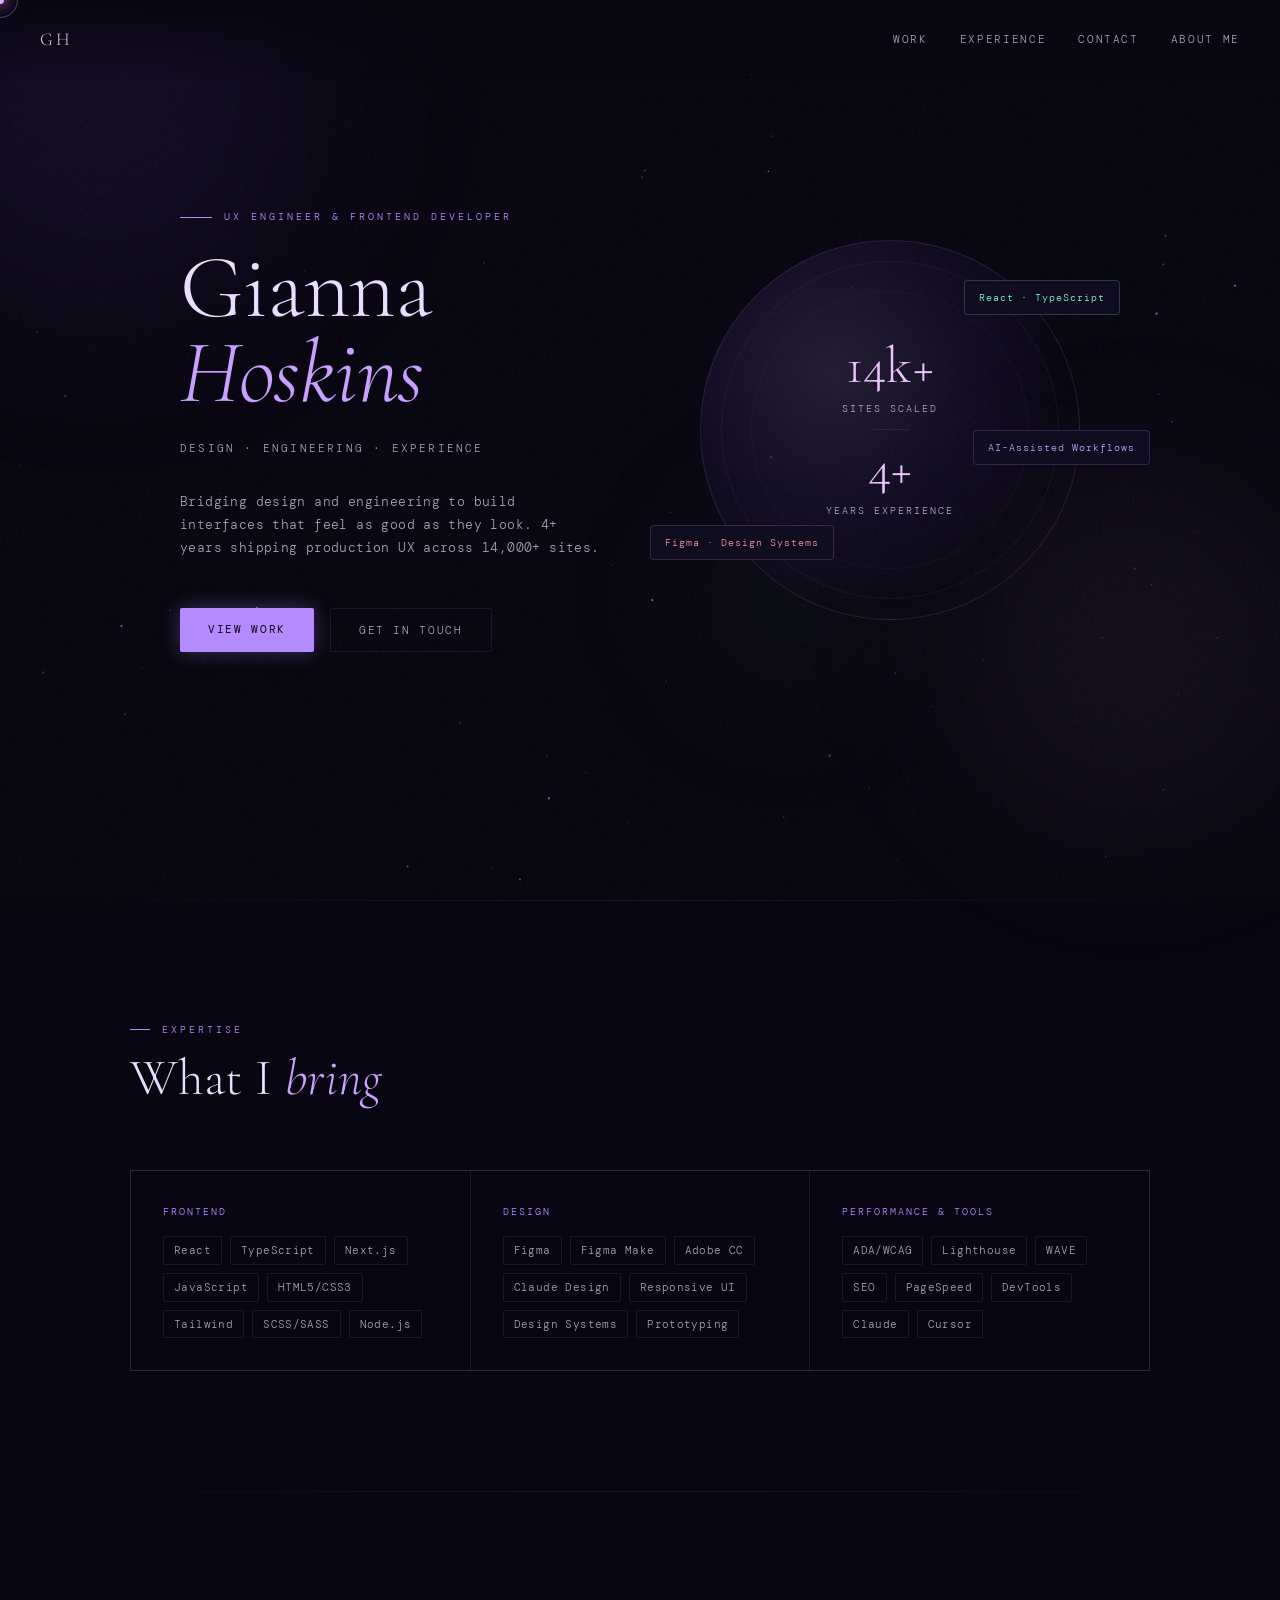
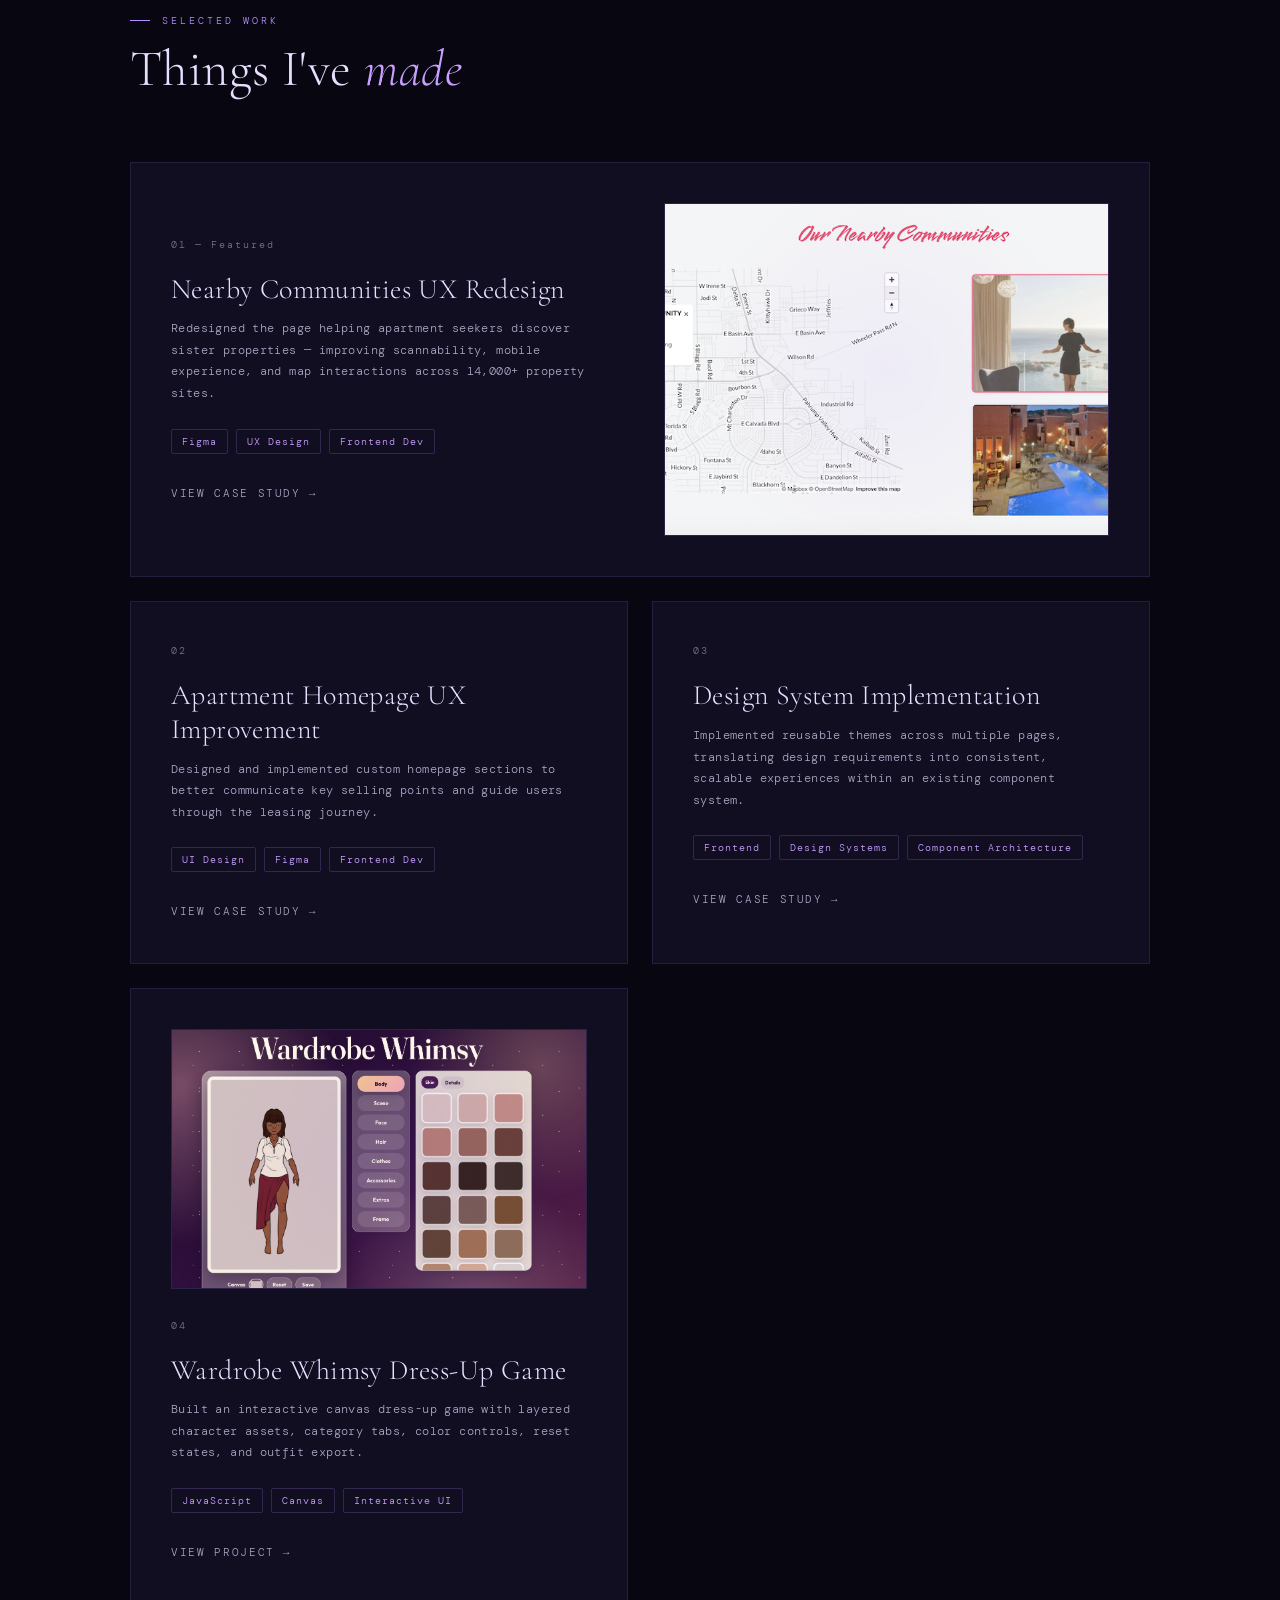
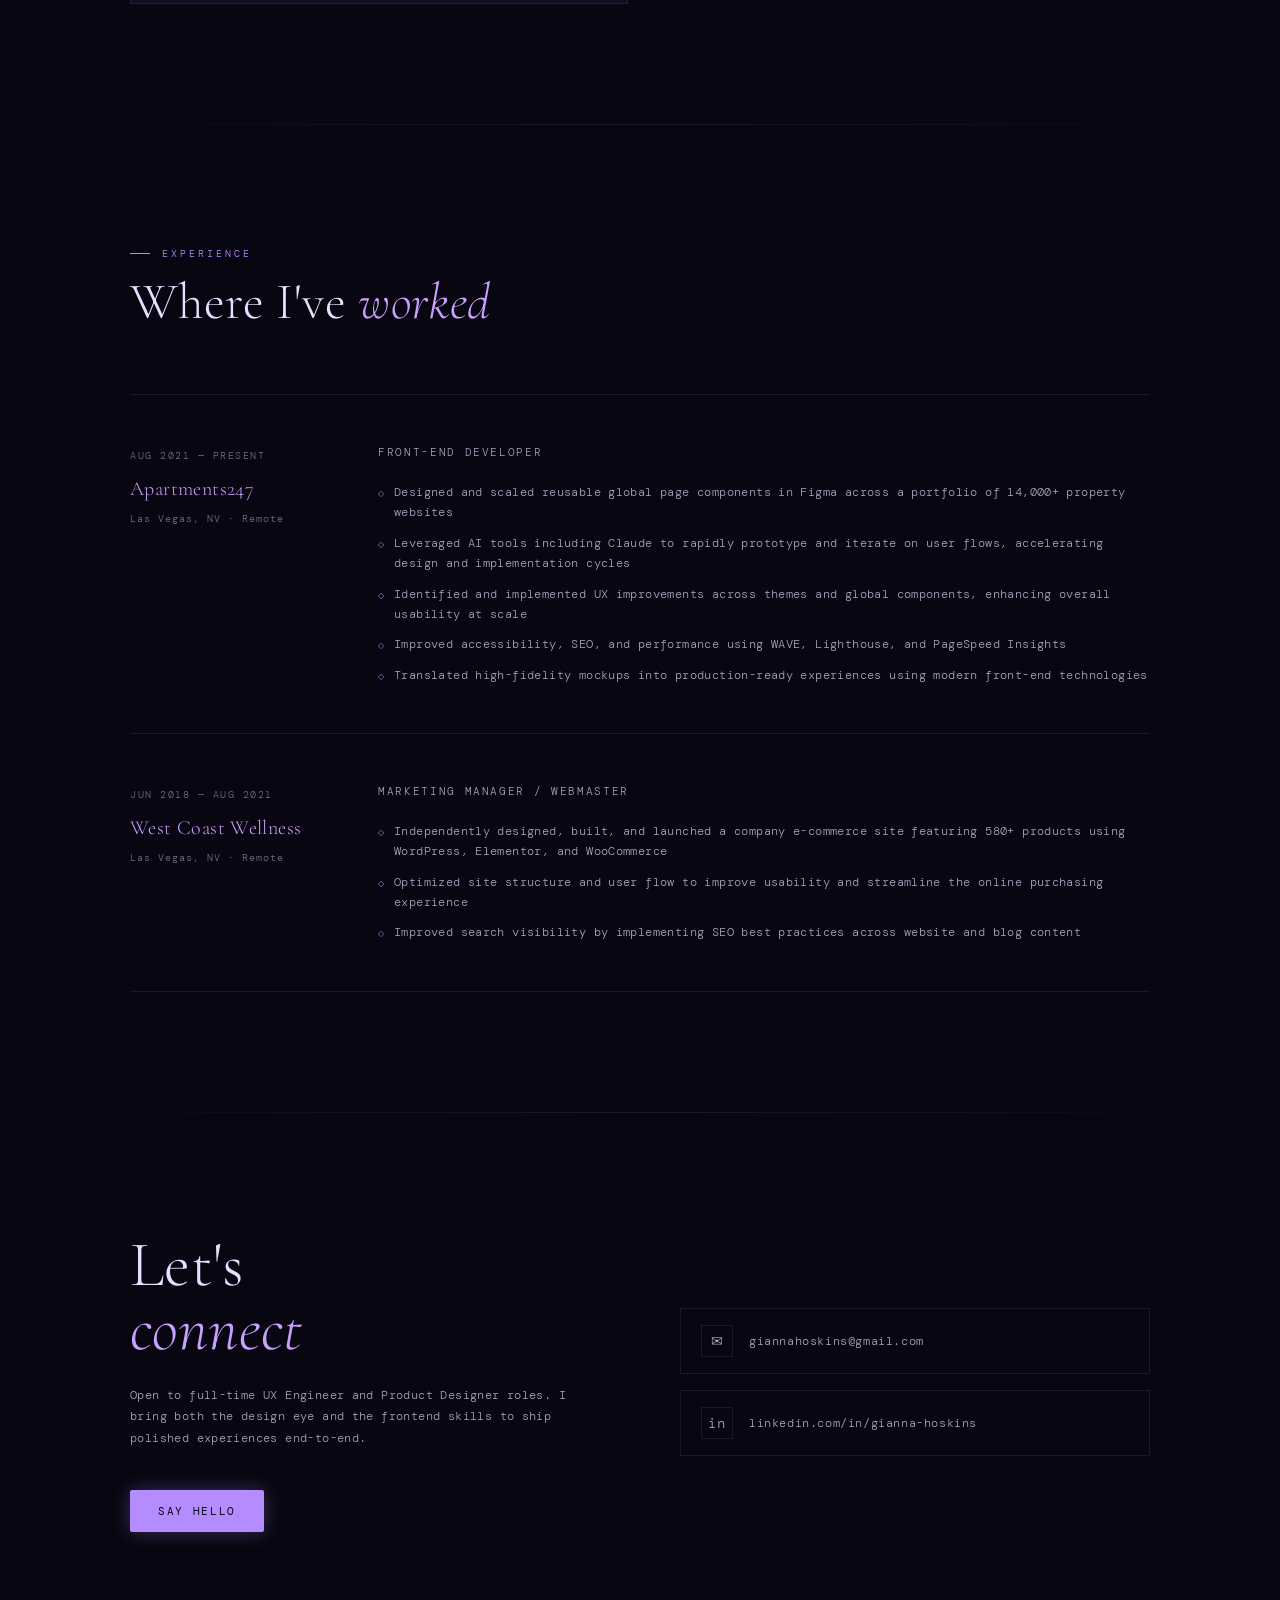
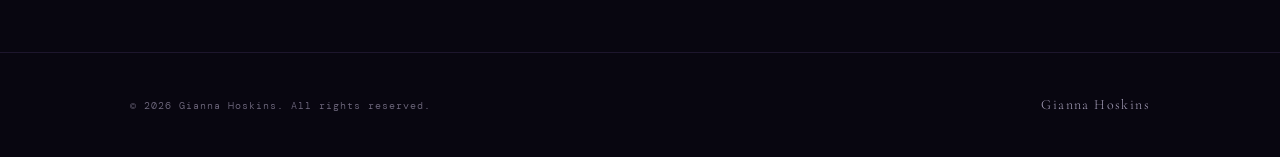
<file: index.html>
<!DOCTYPE html>
<html lang="en">
<head>
  <meta charset="UTF-8" />
  <meta name="viewport" content="width=device-width, initial-scale=1.0" />
  <title>Gianna Hoskins — UX Engineer</title>
  <link href="https://fonts.googleapis.com/css2?family=Cormorant+Garamond:ital,wght@0,300;0,400;0,600;1,300;1,400&family=DM+Mono:ital,wght@0,300;0,400;1,300&display=swap" rel="stylesheet" />
  <link rel="stylesheet" href="css/main.css" />
  <style>
    .work-card-preview {
      aspect-ratio: 16 / 10;
      margin-bottom: 28px;
    }

    .work-card-preview img {
      object-position: center top;
    }
  </style>
  <link rel="icon" type="image/svg+xml" href="favicon.svg" />
</head>
<body>

  <a href="#main" class="skip-link">Skip to main content</a>
  <div class="cursor" id="cursor" aria-hidden="true"></div>
  <div class="cursor-ring" id="cursorRing" aria-hidden="true"></div>
  <canvas id="stars" aria-hidden="true"></canvas>

  <div class="ambient ambient-1" aria-hidden="true"></div>
  <div class="ambient ambient-2" aria-hidden="true"></div>
  <div class="ambient ambient-3" aria-hidden="true"></div>

  <nav aria-label="Main navigation">
    <a href="#" class="nav-logo" aria-label="Gianna Hoskins — home">GH</a>
    <ul class="nav-links">
      <li><a href="#work">Work</a></li>
      <li><a href="#experience">Experience</a></li>
      <li><a href="#contact">Contact</a></li>
      <li><a href="about.html">About Me</a></li>
    </ul>
  </nav>

  <main id="main">
    <section class="hero" aria-label="Introduction">
      <div class="container">
        <div class="hero-inner">
          <div class="hero-text">
            <p class="hero-eyebrow"><span aria-hidden="true"></span>UX Engineer &amp; Frontend Developer</p>
            <h1 class="hero-name">
              Gianna
              <em>Hoskins</em>
            </h1>
            <p class="hero-role">Design · Engineering · Experience</p>
            <p class="hero-desc">
              Bridging design and engineering to build interfaces that feel as good as they look.
              4+ years shipping production UX across 14,000+ sites.
            </p>
            <div class="hero-cta">
              <a href="#work" class="btn btn-primary">View Work</a>
              <a href="#contact" class="btn btn-ghost">Get in Touch</a>
            </div>
          </div>
          <div class="hero-visual" aria-hidden="true">
            <div class="orb">
              <div class="orb-inner-text">
                <div class="orb-stat">14k+</div>
                <div class="orb-label">Sites Scaled</div>
                <div class="orb-divider"></div>
                <div class="orb-stat">4+</div>
                <div class="orb-label">Years Experience</div>
              </div>
            </div>
            <div class="floating-tag tag-1">React · TypeScript</div>
            <div class="floating-tag tag-2">Figma · Design Systems</div>
            <div class="floating-tag tag-3">AI-Assisted Workflows</div>
          </div>
        </div>
      </div>
    </section>

    <div class="divider" role="separator"></div>

    <section id="skills" aria-labelledby="skills-heading">
      <div class="container">
        <div class="section-header reveal">
          <p class="section-label">Expertise</p>
          <h2 id="skills-heading" class="section-title">What I <em>bring</em></h2>
        </div>
        <div class="skills-grid reveal">
          <div class="skill-cell">
            <div class="skill-cell-label">Frontend</div>
            <div class="skill-tags">
              <span class="skill-tag">React</span>
              <span class="skill-tag">TypeScript</span>
              <span class="skill-tag">Next.js</span>
              <span class="skill-tag">JavaScript</span>
              <span class="skill-tag">HTML5/CSS3</span>
              <span class="skill-tag">Tailwind</span>
              <span class="skill-tag">SCSS/SASS</span>
              <span class="skill-tag">Node.js</span>
            </div>
          </div>
          <div class="skill-cell">
            <div class="skill-cell-label">Design</div>
            <div class="skill-tags">
              <span class="skill-tag">Figma</span>
              <span class="skill-tag">Figma Make</span>
              <span class="skill-tag">Adobe CC</span>
              <span class="skill-tag">Claude Design</span>
              <span class="skill-tag">Responsive UI</span>
              <span class="skill-tag">Design Systems</span>
              <span class="skill-tag">Prototyping</span>
            </div>
          </div>
          <div class="skill-cell">
            <div class="skill-cell-label">Performance &amp; Tools</div>
            <div class="skill-tags">
              <span class="skill-tag">ADA/WCAG</span>
              <span class="skill-tag">Lighthouse</span>
              <span class="skill-tag">WAVE</span>
              <span class="skill-tag">SEO</span>
              <span class="skill-tag">PageSpeed</span>
              <span class="skill-tag">DevTools</span>
              <span class="skill-tag">Claude</span>
              <span class="skill-tag">Cursor</span>
            </div>
          </div>
        </div>
      </div>
    </section>

    <div class="divider" role="separator"></div>

    <section id="work" aria-labelledby="work-heading">
      <div class="container">
        <div class="section-header reveal">
          <p class="section-label">Selected Work</p>
          <h2 id="work-heading" class="section-title">Things I've <em>made</em></h2>
        </div>
        <div class="work-grid">
          <div class="work-card featured reveal">
            <div>
              <div class="work-number">01 — Featured</div>
              <h3 class="work-title">Nearby Communities UX Redesign</h3>
              <p class="work-desc">
                Redesigned the page helping apartment seekers discover sister properties — improving scannability, mobile experience, and map interactions across 14,000+ property sites.
              </p>
              <div class="work-tags">
                <span class="work-tag">Figma</span>
                <span class="work-tag">UX Design</span>
                <span class="work-tag">Frontend Dev</span>
              </div>
              <a href="nearby-communities.html" class="work-link">View Case Study</a>
            </div>
            <div class="work-visual" aria-hidden="true">
              <div class="work-visual-glow"></div>
              <img src="uploads/header-img.png" alt="Redesigned Nearby Communities page showing map and community cards side by side" />
            </div>
          </div>

          <div class="work-card reveal">
            <div class="work-number">02</div>
            <h3 class="work-title">Apartment Homepage UX Improvement</h3>
            <p class="work-desc">
              Designed and implemented custom homepage sections to better communicate key selling points and guide users through the leasing journey.
            </p>
            <div class="work-tags">
              <span class="work-tag">UI Design</span>
              <span class="work-tag">Figma</span>
              <span class="work-tag">Frontend Dev</span>
            </div>
            <a href="apartment-homepage.html" class="work-link">View Case Study</a>
          </div>

          <div class="work-card reveal">
            <div class="work-number">03</div>
            <h3 class="work-title">Design System Implementation</h3>
            <p class="work-desc">
              Implemented reusable themes across multiple pages, translating design requirements into consistent, scalable experiences within an existing component system.
            </p>
            <div class="work-tags">
              <span class="work-tag">Frontend</span>
              <span class="work-tag">Design Systems</span>
              <span class="work-tag">Component Architecture</span>
            </div>
            <a href="design-system.html" class="work-link">View Case Study</a>
          </div>

          <div class="work-card reveal">
            <div class="work-visual work-card-preview">
              <div class="work-visual-glow"></div>
              <img src="uploads/wardrobe-whimsy.png" alt="Wardrobe Whimsy dress-up game interface with character canvas, category tabs, and skin tone options" />
            </div>
            <div class="work-number">04</div>
            <h3 class="work-title">Wardrobe Whimsy Dress-Up Game</h3>
            <p class="work-desc">
              Built an interactive canvas dress-up game with layered character assets, category tabs, color controls, reset states, and outfit export.
            </p>
            <div class="work-tags">
              <span class="work-tag">JavaScript</span>
              <span class="work-tag">Canvas</span>
              <span class="work-tag">Interactive UI</span>
            </div>
            <a href="https://giannahoskins.github.io/dress-up-game/" class="work-link" target="_blank" rel="noopener noreferrer">View Project</a>
          </div>

        </div>
      </div>
    </section>

    <div class="divider" role="separator"></div>

    <section id="experience" aria-labelledby="experience-heading">
      <div class="container">
        <div class="section-header reveal">
          <p class="section-label">Experience</p>
          <h2 id="experience-heading" class="section-title">Where I've <em>worked</em></h2>
        </div>
        <div class="exp-list">

          <div class="exp-item reveal">
            <div class="exp-meta">
              <div class="exp-period">Aug 2021 — Present</div>
              <div class="exp-company">Apartments247</div>
              <div class="exp-location">Las Vegas, NV · Remote</div>
            </div>
            <div>
              <div class="exp-role">Front-End Developer</div>
              <ul class="exp-bullets">
                <li>Designed and scaled reusable global page components in Figma across a portfolio of 14,000+ property websites</li>
                <li>Leveraged AI tools including Claude to rapidly prototype and iterate on user flows, accelerating design and implementation cycles</li>
                <li>Identified and implemented UX improvements across themes and global components, enhancing overall usability at scale</li>
                <li>Improved accessibility, SEO, and performance using WAVE, Lighthouse, and PageSpeed Insights</li>
                <li>Translated high-fidelity mockups into production-ready experiences using modern front-end technologies</li>
              </ul>
            </div>
          </div>

          <div class="exp-item reveal">
            <div class="exp-meta">
              <div class="exp-period">Jun 2018 — Aug 2021</div>
              <div class="exp-company">West Coast Wellness</div>
              <div class="exp-location">Las Vegas, NV · Remote</div>
            </div>
            <div>
              <div class="exp-role">Marketing Manager / Webmaster</div>
              <ul class="exp-bullets">
                <li>Independently designed, built, and launched a company e-commerce site featuring 580+ products using WordPress, Elementor, and WooCommerce</li>
                <li>Optimized site structure and user flow to improve usability and streamline the online purchasing experience</li>
                <li>Improved search visibility by implementing SEO best practices across website and blog content</li>
              </ul>
            </div>
          </div>

        </div>
      </div>
    </section>

    <div class="divider" role="separator"></div>

    <section id="contact" aria-labelledby="contact-heading">
      <div class="container">
        <div class="contact-inner">
          <div class="reveal">
            <h2 id="contact-heading" class="contact-title">
              Let's
              <em>connect</em>
            </h2>
            <p class="contact-sub">
              Open to full-time UX Engineer and Product Designer roles.
              I bring both the design eye and the frontend skills to ship polished experiences end-to-end.
            </p>
            <a href="mailto:giannahoskins@gmail.com" class="btn btn-primary">Say Hello</a>
          </div>
          <div class="contact-links reveal">
            <a href="mailto:giannahoskins@gmail.com" class="contact-link">
              <div class="contact-link-icon" aria-hidden="true">✉</div>
              giannahoskins@gmail.com
            </a>
            <a href="https://www.linkedin.com/in/gianna-hoskins/" class="contact-link" target="_blank" rel="noopener noreferrer">
              <div class="contact-link-icon" aria-hidden="true">in</div>
              linkedin.com/in/gianna-hoskins
            </a>
          </div>
        </div>
      </div>
    </section>

  </main>

  <footer>
    <div class="container">
      <div class="footer-inner">
        <div class="footer-copy">© 2026 Gianna Hoskins. All rights reserved.</div>
        <div class="footer-name">Gianna Hoskins</div>
      </div>
    </div>
  </footer>

  <script src="js/main.js"></script>
</body>
</html>
</file>
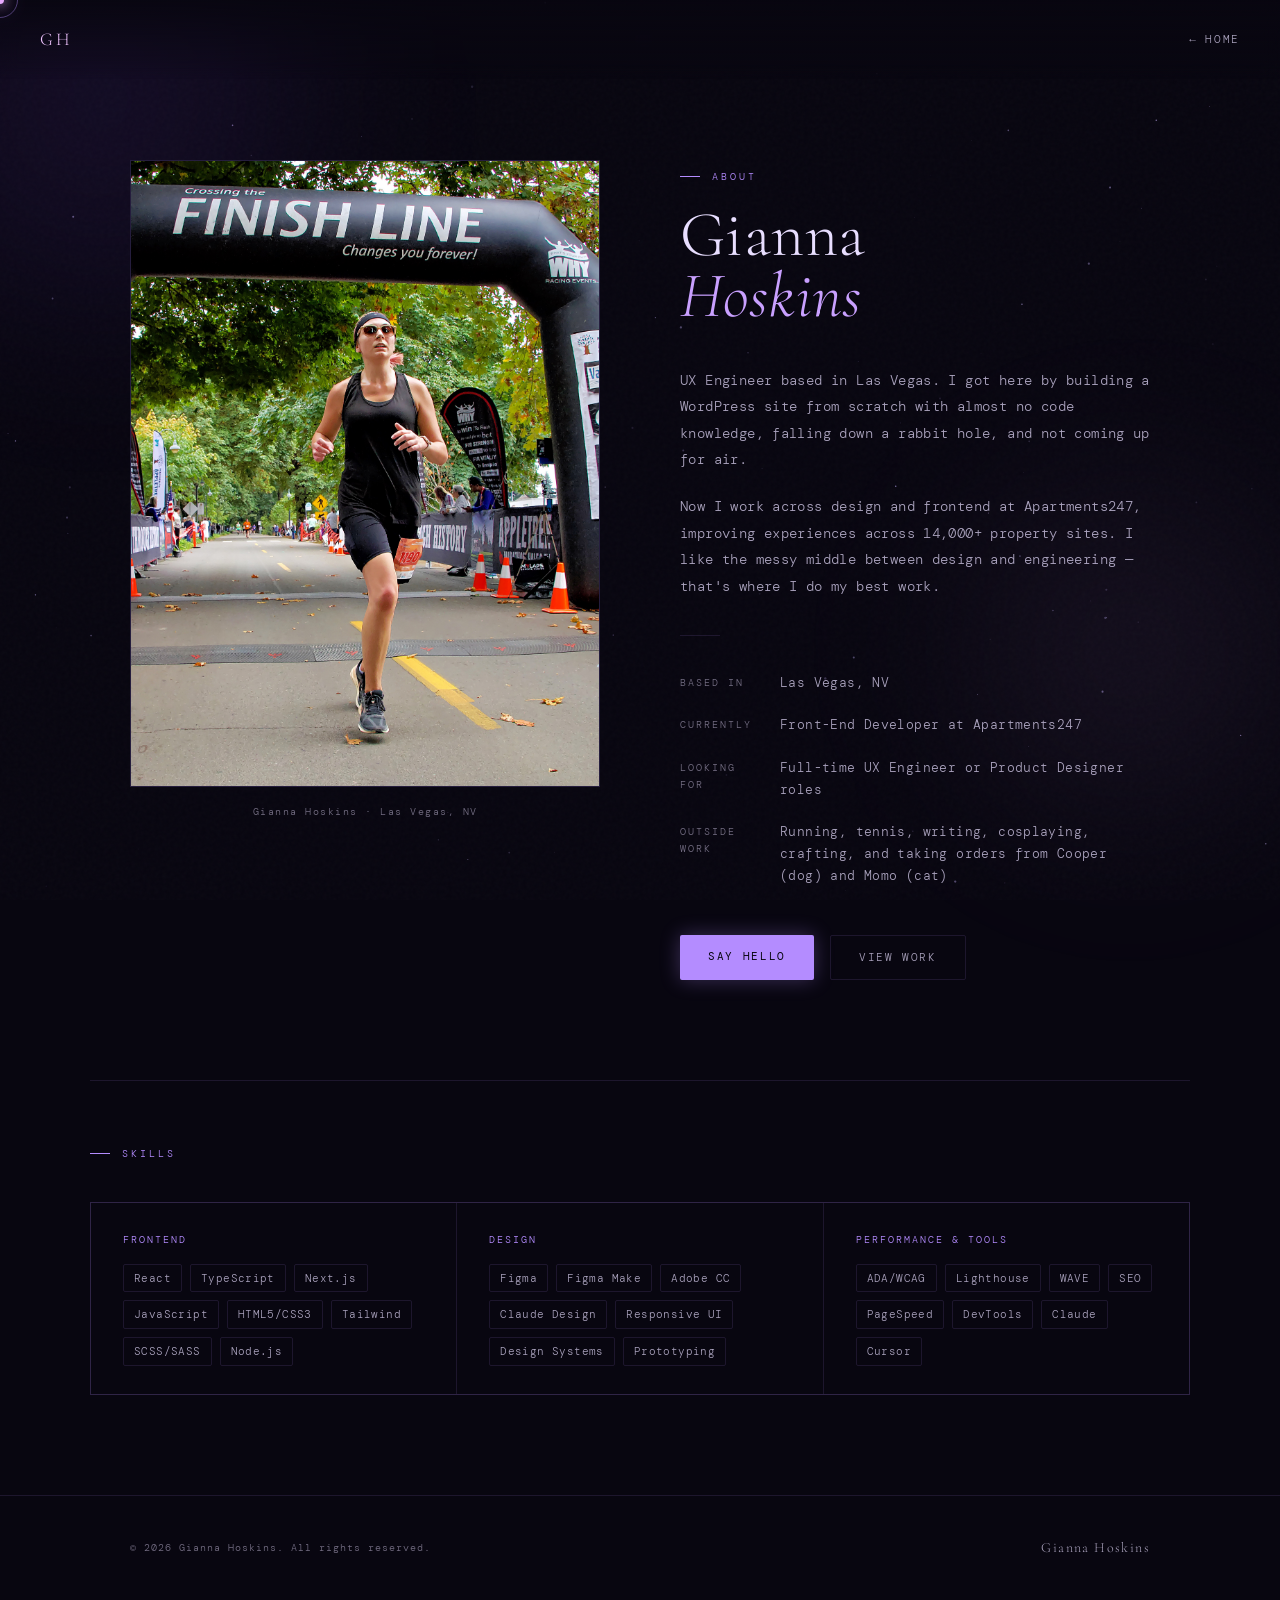
<file: about.html>
<!DOCTYPE html>
<html lang="en">
<head>
  <meta charset="UTF-8" />
  <meta name="viewport" content="width=device-width, initial-scale=1.0" />
  <title>About — Gianna Hoskins</title>
  <link href="https://fonts.googleapis.com/css2?family=Cormorant+Garamond:ital,wght@0,300;0,400;0,600;1,300;1,400&family=DM+Mono:ital,wght@0,300;0,400;1,300&display=swap" rel="stylesheet" />
  <link rel="stylesheet" href="css/case-study.css" />
  <link rel="icon" type="image/svg+xml" href="favicon.svg" />
</head>
<body>

  <a href="#main" class="skip-link">Skip to main content</a>
  <div class="cursor" id="cursor" aria-hidden="true"></div>
  <div class="cursor-ring" id="cursorRing" aria-hidden="true"></div>
  <canvas id="stars" aria-hidden="true"></canvas>
  <div class="ambient ambient-1" aria-hidden="true"></div>
  <div class="ambient ambient-2" aria-hidden="true"></div>

  <nav aria-label="Main navigation">
    <a href="index.html" class="nav-logo" aria-label="Gianna Hoskins — home">GH</a>
    <a href="index.html" class="nav-back">Home</a>
  </nav>

  <main id="main">
    <div class="container">
      <div class="about-inner">

        <!-- PHOTO -->
        <div class="about-photo">
          <div class="about-photo-frame">
            <!-- Swap src below with your photo when ready -->
            <!-- <img src="uploads/your-photo.jpg" alt="Gianna Hoskins" /> -->
            <img src="uploads/running.jpg" alt="Gianna finishing a half marathon" />
          </div>
          <p class="about-photo-caption">Gianna Hoskins · Las Vegas, NV</p>
        </div>

        <!-- CONTENT -->
        <div class="about-content">
          <p class="about-eyebrow">About</p>
          <h1 class="about-name">
            Gianna
            <em>Hoskins</em>
          </h1>

          <div class="about-body">
            <p>
              UX Engineer based in Las Vegas. I got here by building a WordPress site from scratch with almost no code knowledge, falling down a rabbit hole, and not coming up for air.
            </p>
            <p>
              Now I work across design and frontend at Apartments247, improving experiences across 14,000+ property sites. I like the messy middle between design and engineering — that's where I do my best work.
            </p>
          </div>

          <div class="about-divider" aria-hidden="true"></div>

          <div class="about-details">
            <div class="about-detail">
              <div class="about-detail-label">Based in</div>
              <div class="about-detail-value">Las Vegas, NV</div>
            </div>
            <div class="about-detail">
              <div class="about-detail-label">Currently</div>
              <div class="about-detail-value">Front-End Developer at Apartments247</div>
            </div>
            <div class="about-detail">
              <div class="about-detail-label">Looking for</div>
              <div class="about-detail-value">Full-time UX Engineer or Product Designer roles</div>
            </div>
            <div class="about-detail">
              <div class="about-detail-label">Outside work</div>
              <div class="about-detail-value">Running, tennis, writing, cosplaying, crafting, and taking orders from Cooper (dog) and Momo (cat)</div>
            </div>
          </div>

          <div class="about-cta">
            <a href="mailto:giannahoskins@gmail.com" class="btn btn-primary">Say Hello</a>
            <a href="index.html#work" class="btn btn-ghost">View Work</a>
          </div>
        </div>

      </div>
    </div>

    <!-- SKILLS -->
    <div class="skills-row container reveal">
      <div class="skills-row-inner">
        <p class="section-label">Skills</p>
        <div class="skills-row-grid">
          <div class="skills-row-cell">
            <div class="skills-row-cell-label">Frontend</div>
            <div class="skills-row-tags">
              <span class="skills-row-tag">React</span>
              <span class="skills-row-tag">TypeScript</span>
              <span class="skills-row-tag">Next.js</span>
              <span class="skills-row-tag">JavaScript</span>
              <span class="skills-row-tag">HTML5/CSS3</span>
              <span class="skills-row-tag">Tailwind</span>
              <span class="skills-row-tag">SCSS/SASS</span>
              <span class="skills-row-tag">Node.js</span>
            </div>
          </div>
          <div class="skills-row-cell">
            <div class="skills-row-cell-label">Design</div>
            <div class="skills-row-tags">
              <span class="skills-row-tag">Figma</span>
              <span class="skills-row-tag">Figma Make</span>
              <span class="skills-row-tag">Adobe CC</span>
              <span class="skills-row-tag">Claude Design</span>
              <span class="skills-row-tag">Responsive UI</span>
              <span class="skills-row-tag">Design Systems</span>
              <span class="skills-row-tag">Prototyping</span>
            </div>
          </div>
          <div class="skills-row-cell">
            <div class="skills-row-cell-label">Performance &amp; Tools</div>
            <div class="skills-row-tags">
              <span class="skills-row-tag">ADA/WCAG</span>
              <span class="skills-row-tag">Lighthouse</span>
              <span class="skills-row-tag">WAVE</span>
              <span class="skills-row-tag">SEO</span>
              <span class="skills-row-tag">PageSpeed</span>
              <span class="skills-row-tag">DevTools</span>
              <span class="skills-row-tag">Claude</span>
              <span class="skills-row-tag">Cursor</span>
            </div>
          </div>
        </div>
      </div>
    </div>

  </main>

  <footer>
    <div class="container">
      <div class="footer-inner">
        <div class="footer-copy">© 2026 Gianna Hoskins. All rights reserved.</div>
        <div class="footer-name">Gianna Hoskins</div>
      </div>
    </div>
  </footer>

  <script src="js/main.js"></script>
</body>
</html>
</file>
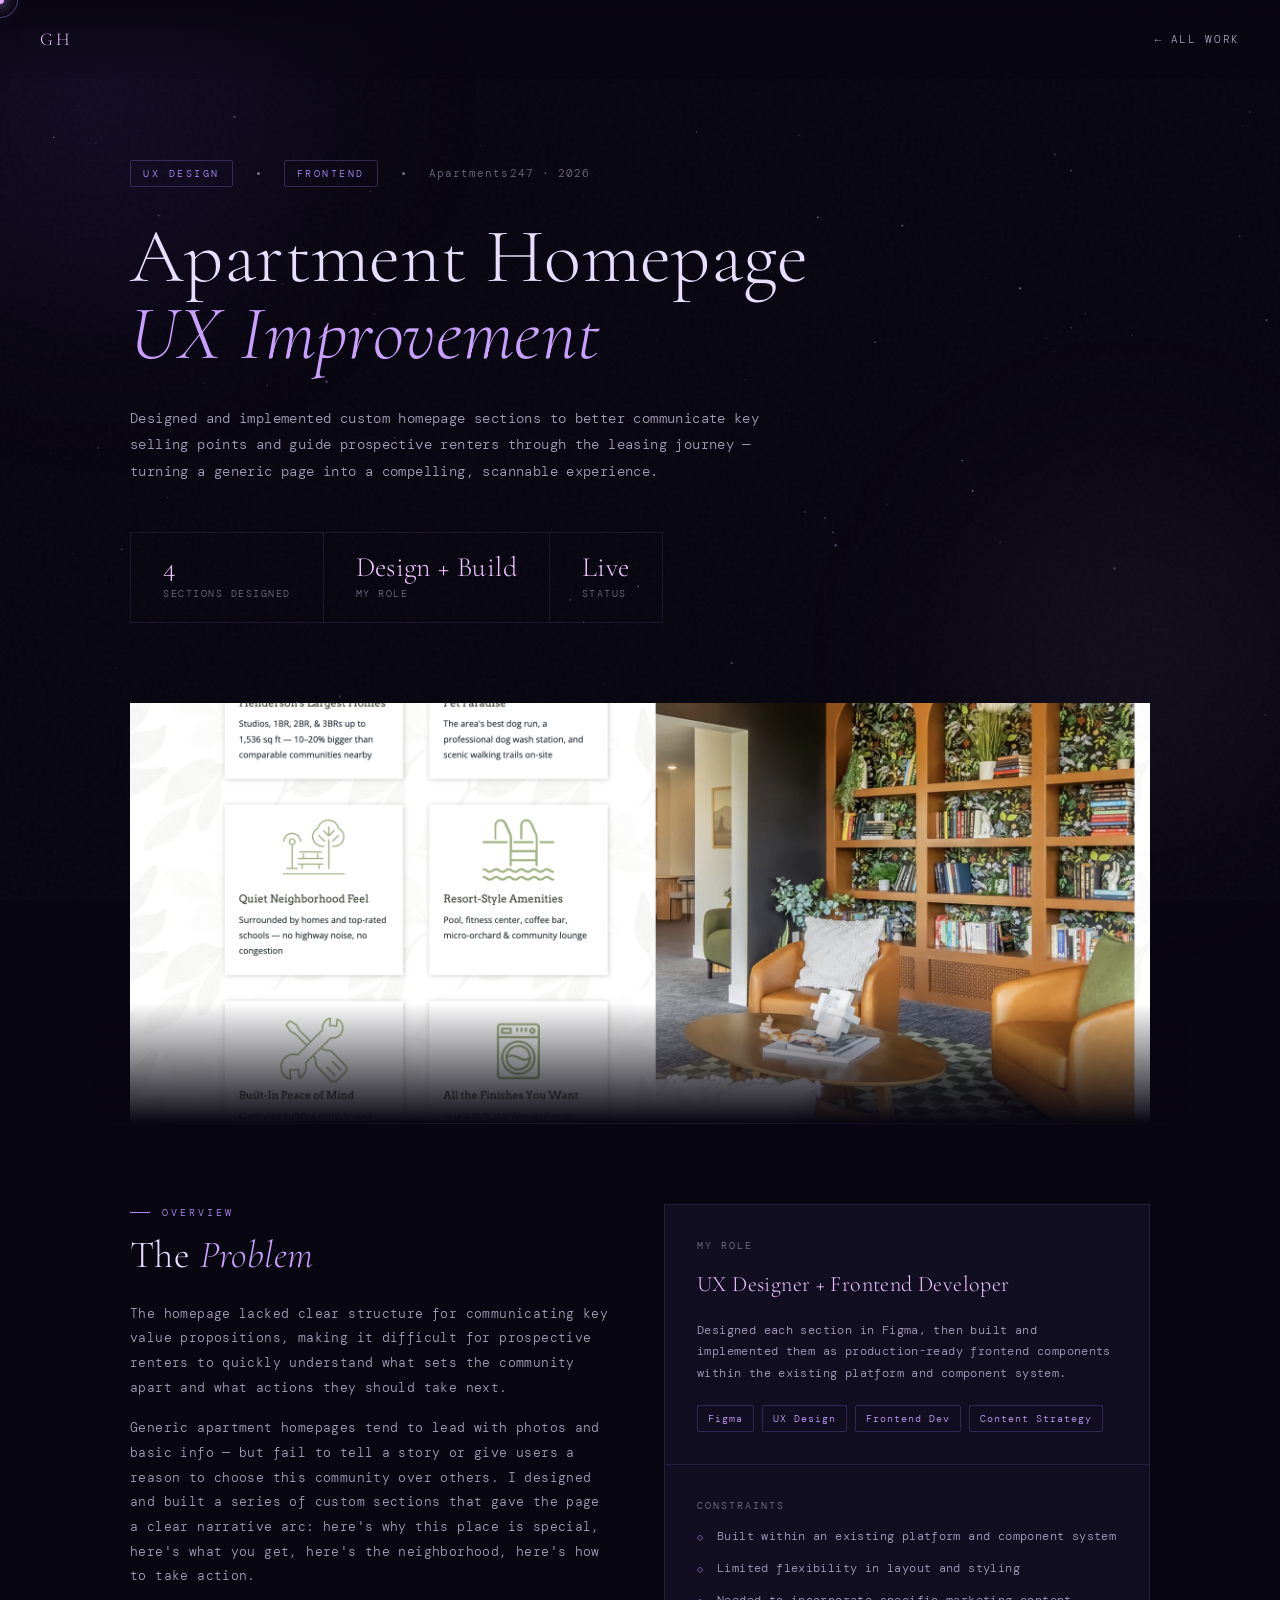
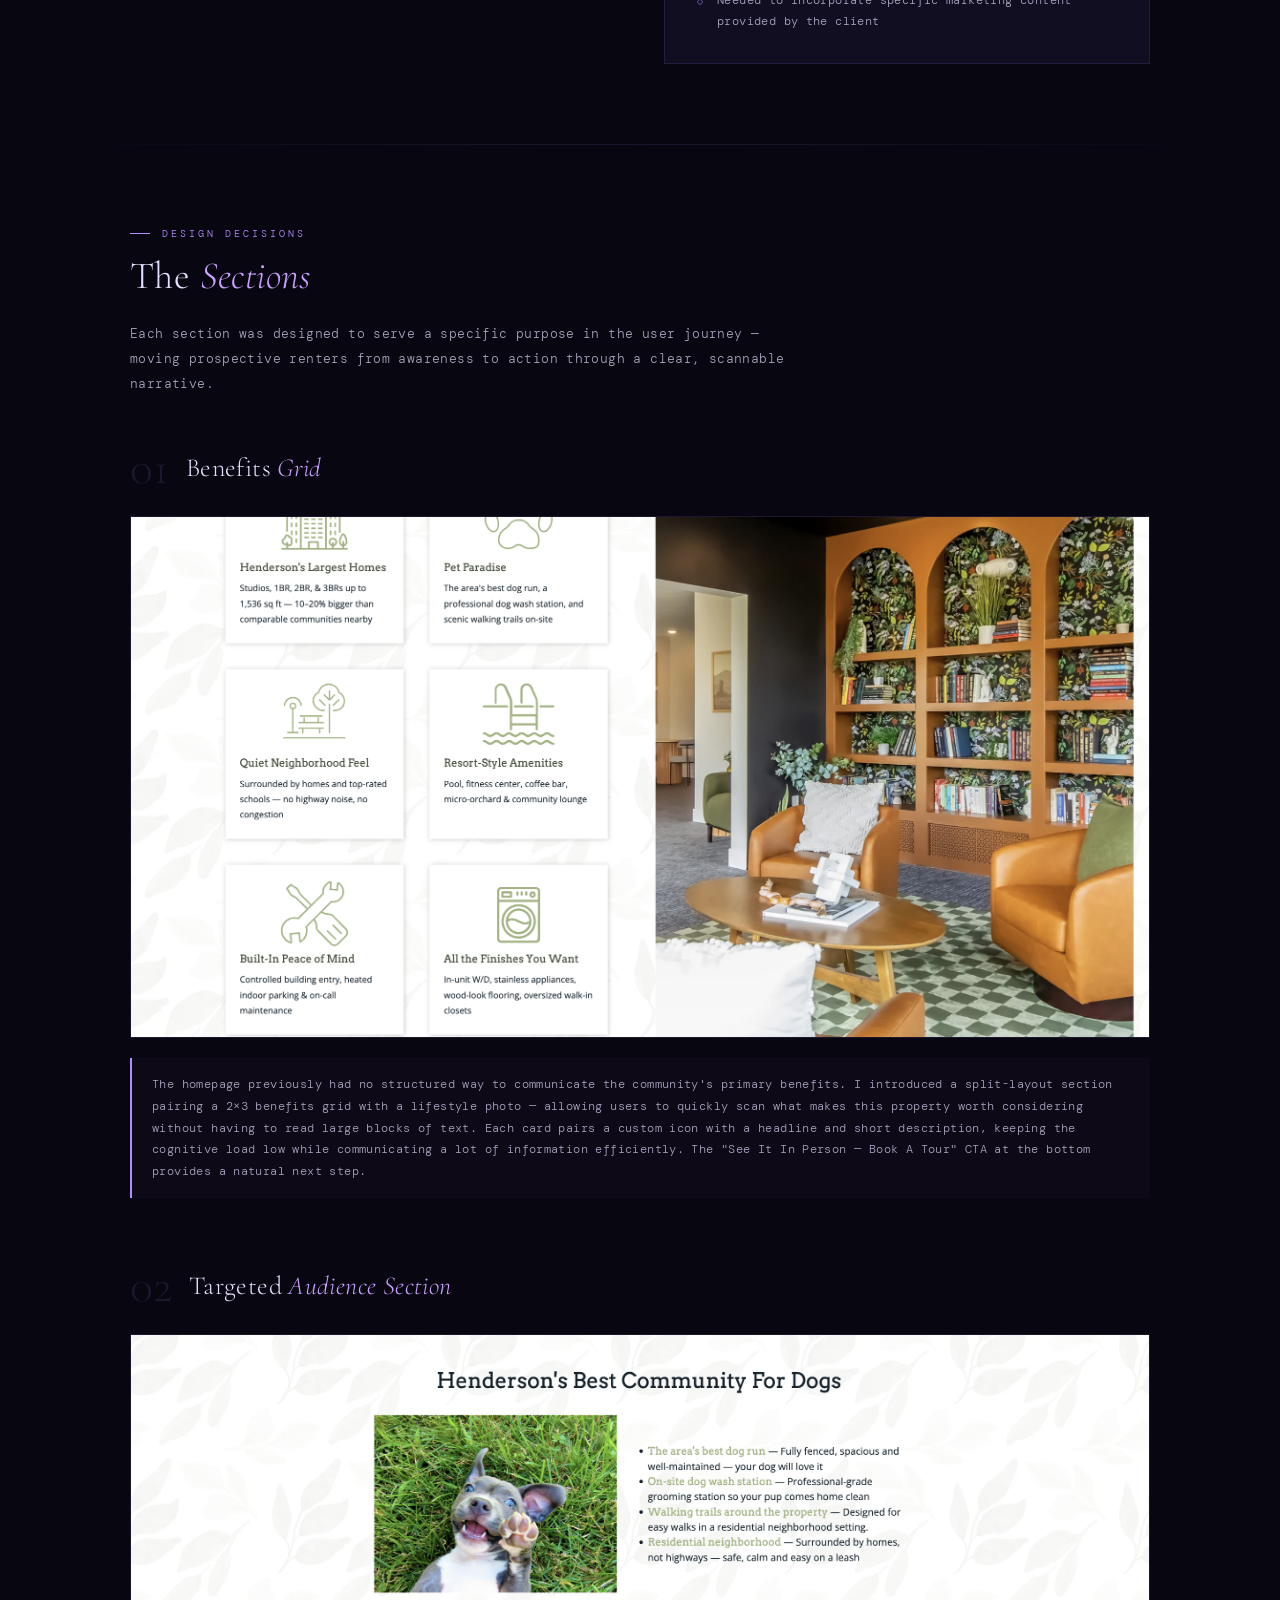
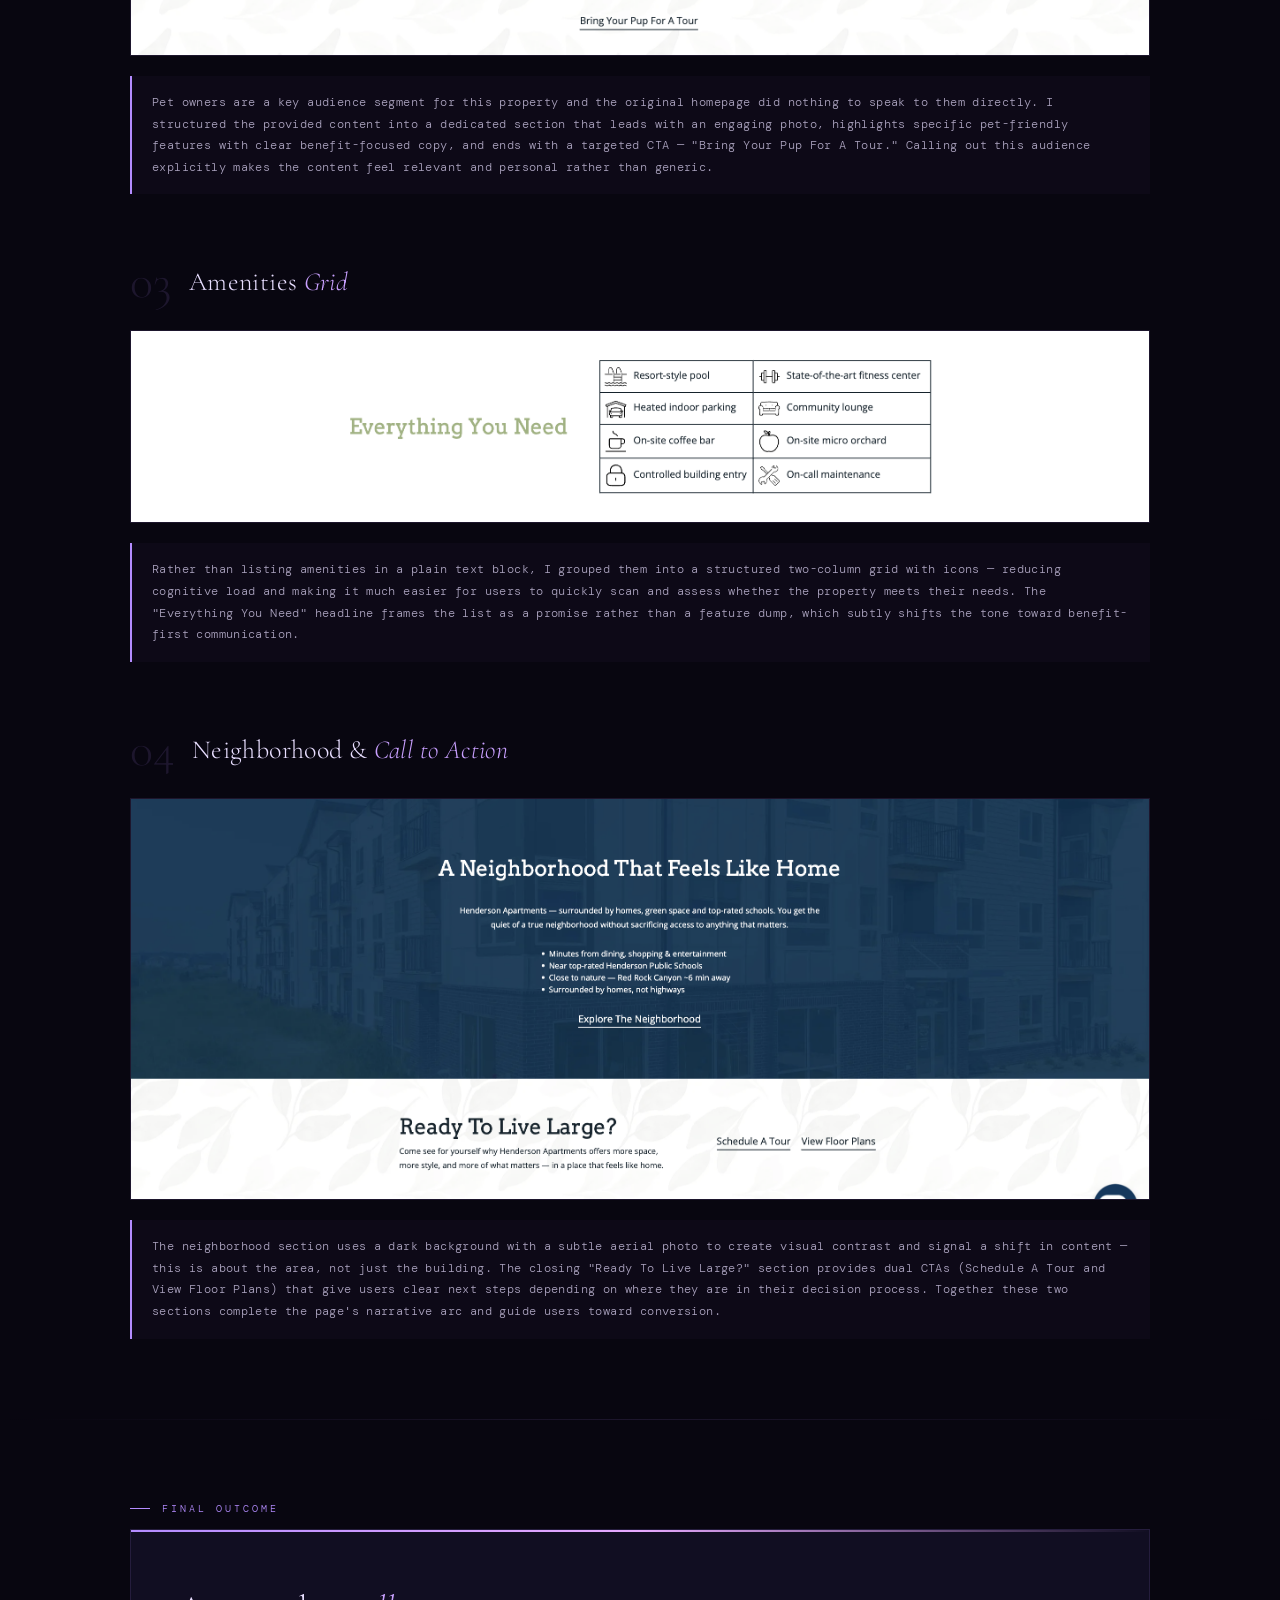
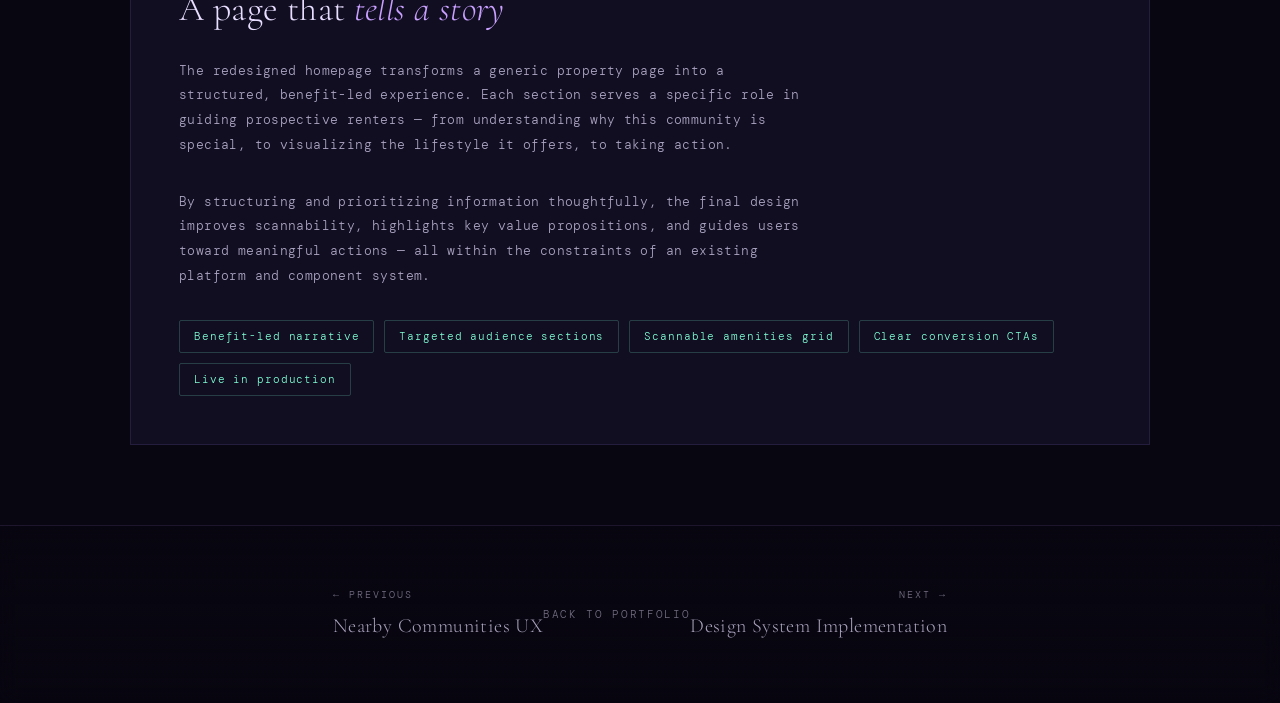
<file: apartment-homepage.html>
<!DOCTYPE html>
<html lang="en">
<head>
  <meta charset="UTF-8" />
  <meta name="viewport" content="width=device-width, initial-scale=1.0" />
  <title>Apartment Homepage UX Improvement — Gianna Hoskins</title>
  <link href="https://fonts.googleapis.com/css2?family=Cormorant+Garamond:ital,wght@0,300;0,400;0,600;1,300;1,400&family=DM+Mono:ital,wght@0,300;0,400;1,300&display=swap" rel="stylesheet" />
  <link rel="stylesheet" href="css/case-study.css" />
  <link rel="icon" type="image/svg+xml" href="favicon.svg" />
</head>
<body>

  <a href="#main" class="skip-link">Skip to main content</a>
  <div class="cursor" id="cursor" aria-hidden="true"></div>
  <div class="cursor-ring" id="cursorRing" aria-hidden="true"></div>
  <canvas id="stars" aria-hidden="true"></canvas>
  <div class="ambient ambient-1" aria-hidden="true"></div>
  <div class="ambient ambient-2" aria-hidden="true"></div>

  <nav aria-label="Main navigation">
    <a href="index.html" class="nav-logo" aria-label="Gianna Hoskins — home">GH</a>
    <a href="index.html#work" class="nav-back">All Work</a>
  </nav>

  <main id="main">

    <div class="hero">
      <div class="container">
        <div class="hero-meta">
          <span class="hero-tag">UX Design</span>
          <span class="hero-dot" aria-hidden="true"></span>
          <span class="hero-tag">Frontend</span>
          <span class="hero-dot" aria-hidden="true"></span>
          <span class="hero-date">Apartments247 · 2026</span>
        </div>
        <h1 class="hero-title">
          Apartment Homepage
          <em>UX Improvement</em>
        </h1>
        <p class="hero-summary">
          Designed and implemented custom homepage sections to better communicate key selling points and guide prospective renters through the leasing journey — turning a generic page into a compelling, scannable experience.
        </p>
        <div class="hero-stats" aria-label="Project summary">
          <div class="hero-stat">
            <div class="hero-stat-value">4</div>
            <div class="hero-stat-label">Sections Designed</div>
          </div>
          <div class="hero-stat">
            <div class="hero-stat-value">Design + Build</div>
            <div class="hero-stat-label">My Role</div>
          </div>
          <div class="hero-stat">
            <div class="hero-stat-value">Live</div>
            <div class="hero-stat-label">Status</div>
          </div>
        </div>
      </div>
    </div>

    <div class="header-image container-wide">
      <img src="uploads/hpt-section.png" alt="Designed homepage section showing Why Residents Choose These Apartments with a 2x3 benefits grid alongside a property interior photo" />
    </div>

    <div class="divider" role="separator"></div>

    <!-- OVERVIEW -->
    <section aria-labelledby="overview-heading">
      <div class="container">
        <div class="overview-grid reveal">
          <div>
            <p class="section-label">Overview</p>
            <h2 id="overview-heading" class="section-title">The <em>Problem</em></h2>
            <p class="body-text">
              The homepage lacked clear structure for communicating key value propositions, making it difficult for prospective renters to quickly understand what sets the community apart and what actions they should take next.
            </p>
            <p class="body-text">
              Generic apartment homepages tend to lead with photos and basic info — but fail to tell a story or give users a reason to choose this community over others. I designed and built a series of custom sections that gave the page a clear narrative arc: here's why this place is special, here's what you get, here's the neighborhood, here's how to take action.
            </p>
          </div>
          <div>
            <div class="role-card">
              <div class="role-card-label">My Role</div>
              <div class="role-card-value">UX Designer + Frontend Developer</div>
              <div class="role-card-desc">
                Designed each section in Figma, then built and implemented them as production-ready frontend components within the existing platform and component system.
              </div>
              <div class="role-pills">
                <span class="role-pill">Figma</span>
                <span class="role-pill">UX Design</span>
                <span class="role-pill">Frontend Dev</span>
                <span class="role-pill">Content Strategy</span>
              </div>
            </div>

            <div class="role-card" style="border-top: none;">
              <div class="role-card-label">Constraints</div>
              <ul class="constraints-list">
                <li>Built within an existing platform and component system</li>
                <li>Limited flexibility in layout and styling</li>
                <li>Needed to incorporate specific marketing content provided by the client</li>
              </ul>
            </div>
          </div>
        </div>
      </div>
    </section>

    <div class="divider" role="separator"></div>

    <!-- DESIGN DECISIONS -->
    <section aria-labelledby="decisions-heading">
      <div class="container">
        <div class="ba-header reveal">
          <p class="section-label">Design Decisions</p>
          <h2 id="decisions-heading" class="section-title">The <em>Sections</em></h2>
          <p class="ba-context">
            Each section was designed to serve a specific purpose in the user journey — moving prospective renters from awareness to action through a clear, scannable narrative.
          </p>
        </div>

        <!-- 01 Benefits Grid -->
        <div class="ba-block reveal">
          <div class="ba-label-row">
            <span class="ba-number" aria-hidden="true">01</span>
            <h3 class="ba-block-title">Benefits <em>Grid</em></h3>
          </div>
          <div class="showcase-image">
            <img src="uploads/hpt-section.png" alt="Why Residents Choose These Apartments section showing a 2x3 grid of benefit cards with icons and descriptions alongside a property photo" />
          </div>
          <p class="ba-insight">
            The homepage previously had no structured way to communicate the community's primary benefits. I introduced a split-layout section pairing a 2×3 benefits grid with a lifestyle photo — allowing users to quickly scan what makes this property worth considering without having to read large blocks of text. Each card pairs a custom icon with a headline and short description, keeping the cognitive load low while communicating a lot of information efficiently. The "See It In Person — Book A Tour" CTA at the bottom provides a natural next step.
          </p>
        </div>

        <!-- 02 Dog Section -->
        <div class="ba-block reveal">
          <div class="ba-label-row">
            <span class="ba-number" aria-hidden="true">02</span>
            <h3 class="ba-block-title">Targeted <em>Audience Section</em></h3>
          </div>
          <div class="showcase-image">
            <img src="uploads/dog-section.png" alt="Henderson's Best Community For Dogs section with dog photo, bullet points highlighting pet amenities, and a Bring Your Pup For A Tour CTA" />
          </div>
          <p class="ba-insight">
            Pet owners are a key audience segment for this property and the original homepage did nothing to speak to them directly. I structured the provided content into a dedicated section that leads with an engaging photo, highlights specific pet-friendly features with clear benefit-focused copy, and ends with a targeted CTA — "Bring Your Pup For A Tour." Calling out this audience explicitly makes the content feel relevant and personal rather than generic.
          </p>
        </div>

        <!-- 03 Amenities -->
        <div class="ba-block reveal">
          <div class="ba-label-row">
            <span class="ba-number" aria-hidden="true">03</span>
            <h3 class="ba-block-title">Amenities <em>Grid</em></h3>
          </div>
          <div class="showcase-image">
            <img src="uploads/amenities-section.png" alt="Everything You Need amenities section with a structured 2-column grid of amenities with icons" style="object-position: center 60%;" />
          </div>
          <p class="ba-insight">
            Rather than listing amenities in a plain text block, I grouped them into a structured two-column grid with icons — reducing cognitive load and making it much easier for users to quickly scan and assess whether the property meets their needs. The "Everything You Need" headline frames the list as a promise rather than a feature dump, which subtly shifts the tone toward benefit-first communication.
          </p>
        </div>

        <!-- 04 Neighborhood + CTA -->
        <div class="ba-block reveal">
          <div class="ba-label-row">
            <span class="ba-number" aria-hidden="true">04</span>
            <h3 class="ba-block-title">Neighborhood &amp; <em>Call to Action</em></h3>
          </div>
          <div class="showcase-image">
            <img src="uploads/neighborhood-section.png" alt="A Neighborhood That Feels Like Home dark section with location benefits and Explore The Neighborhood CTA, followed by a Ready To Live Large closing section" style="object-position: center 85%;" />
          </div>
          <p class="ba-insight">
            The neighborhood section uses a dark background with a subtle aerial photo to create visual contrast and signal a shift in content — this is about the area, not just the building. The closing "Ready To Live Large?" section provides dual CTAs (Schedule A Tour and View Floor Plans) that give users clear next steps depending on where they are in their decision process. Together these two sections complete the page's narrative arc and guide users toward conversion.
          </p>
        </div>

      </div>
    </section>

    <div class="divider" role="separator"></div>

    <!-- OUTCOME -->
    <section aria-labelledby="outcome-heading">
      <div class="container">
        <div class="reveal">
          <p class="section-label">Final Outcome</p>
          <div class="outcome-box">
            <h2 id="outcome-heading" class="outcome-title">A page that <em>tells a story</em></h2>
            <p class="outcome-text">
              The redesigned homepage transforms a generic property page into a structured, benefit-led experience. Each section serves a specific role in guiding prospective renters — from understanding why this community is special, to visualizing the lifestyle it offers, to taking action.
            </p>
            <p class="outcome-text">
              By structuring and prioritizing information thoughtfully, the final design improves scannability, highlights key value propositions, and guides users toward meaningful actions — all within the constraints of an existing platform and component system.
            </p>
            <div class="outcome-pills">
              <span class="outcome-pill">Benefit-led narrative</span>
              <span class="outcome-pill">Targeted audience sections</span>
              <span class="outcome-pill">Scannable amenities grid</span>
              <span class="outcome-pill">Clear conversion CTAs</span>
              <span class="outcome-pill">Live in production</span>
            </div>
          </div>
        </div>
      </div>
    </section>

  </main>

  <nav class="project-nav" aria-label="Project navigation">
    <div class="container">
      <div class="project-nav-inner">
        <a href="nearby-communities.html" class="project-nav-link">
          <span class="project-nav-direction">← Previous</span>
          <span class="project-nav-title">Nearby Communities UX</span>
        </a>
        <a href="index.html#work" class="project-nav-home">Back to Portfolio</a>
        <a href="design-system.html" class="project-nav-link next">
          <span class="project-nav-direction">Next →</span>
          <span class="project-nav-title">Design System Implementation</span>
        </a>
      </div>
    </div>
  </nav>

  <script src="js/main.js"></script>
</body>
</html>
</file>
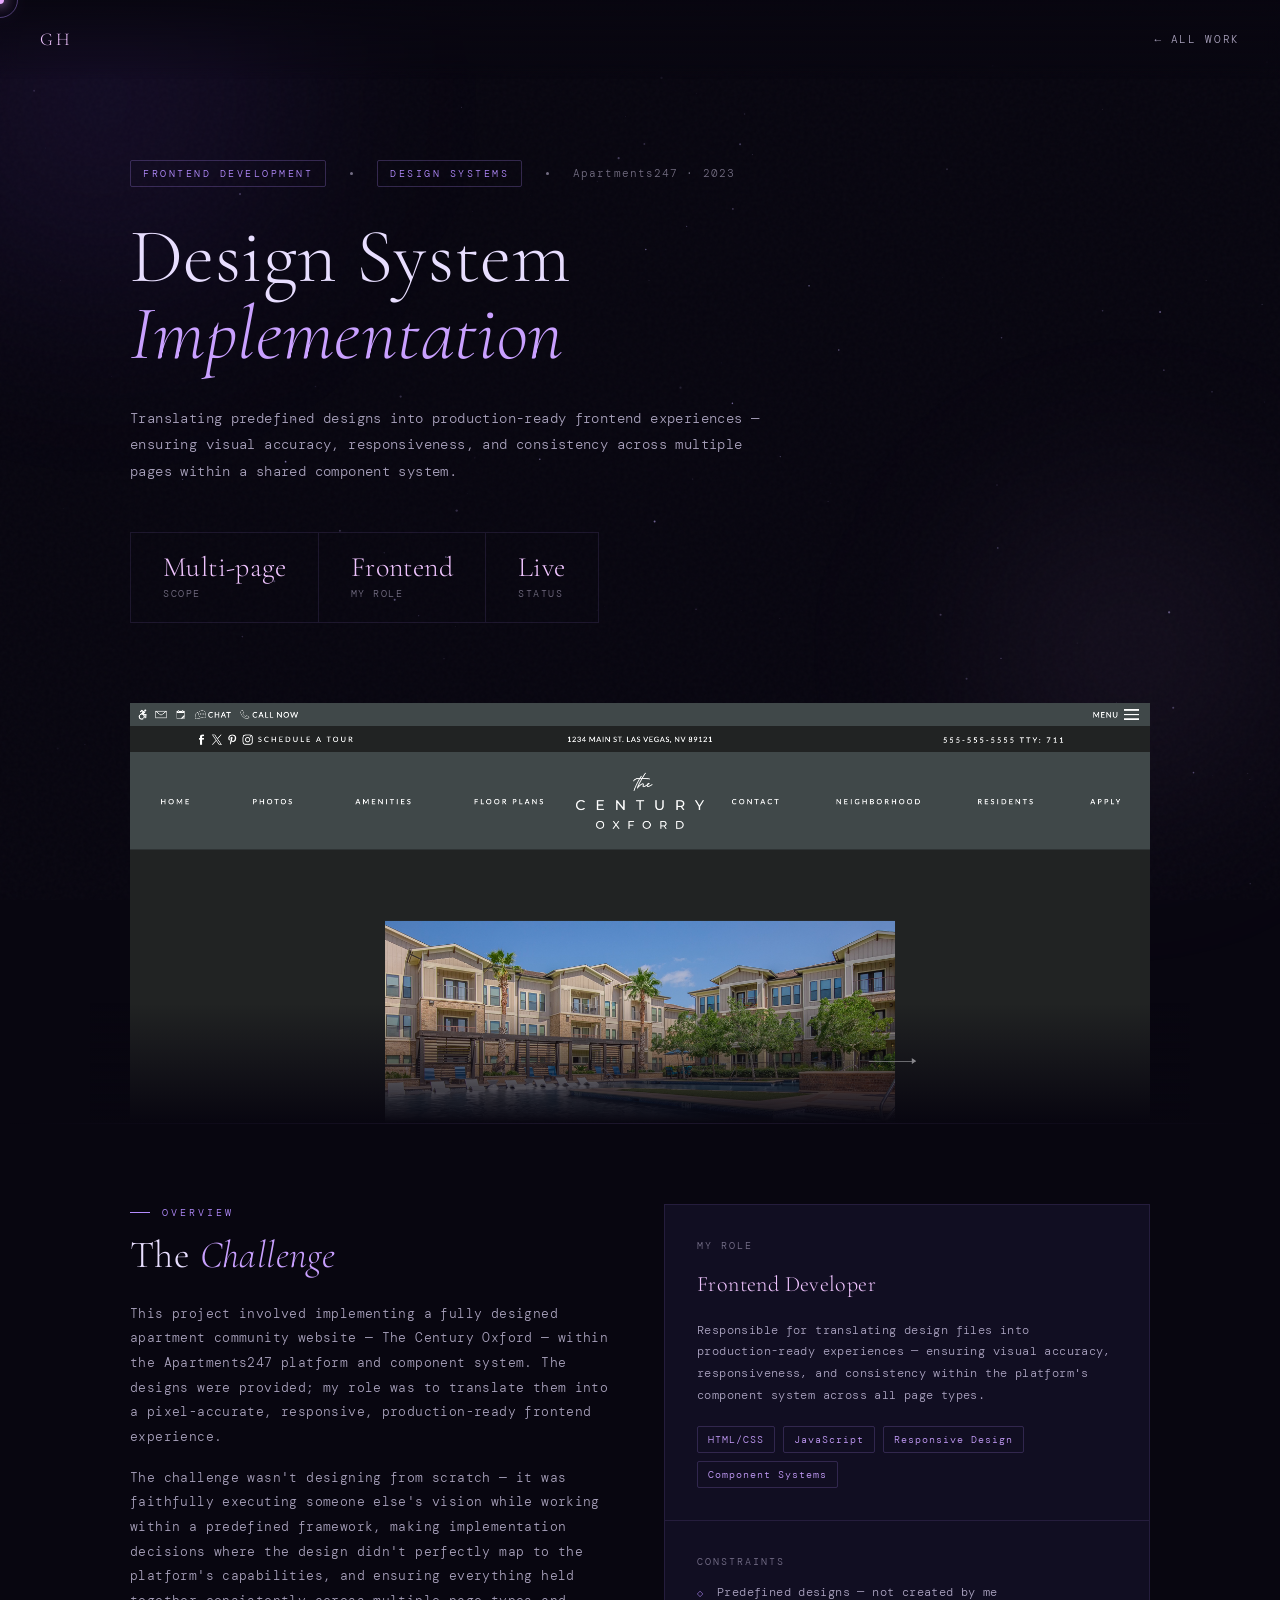
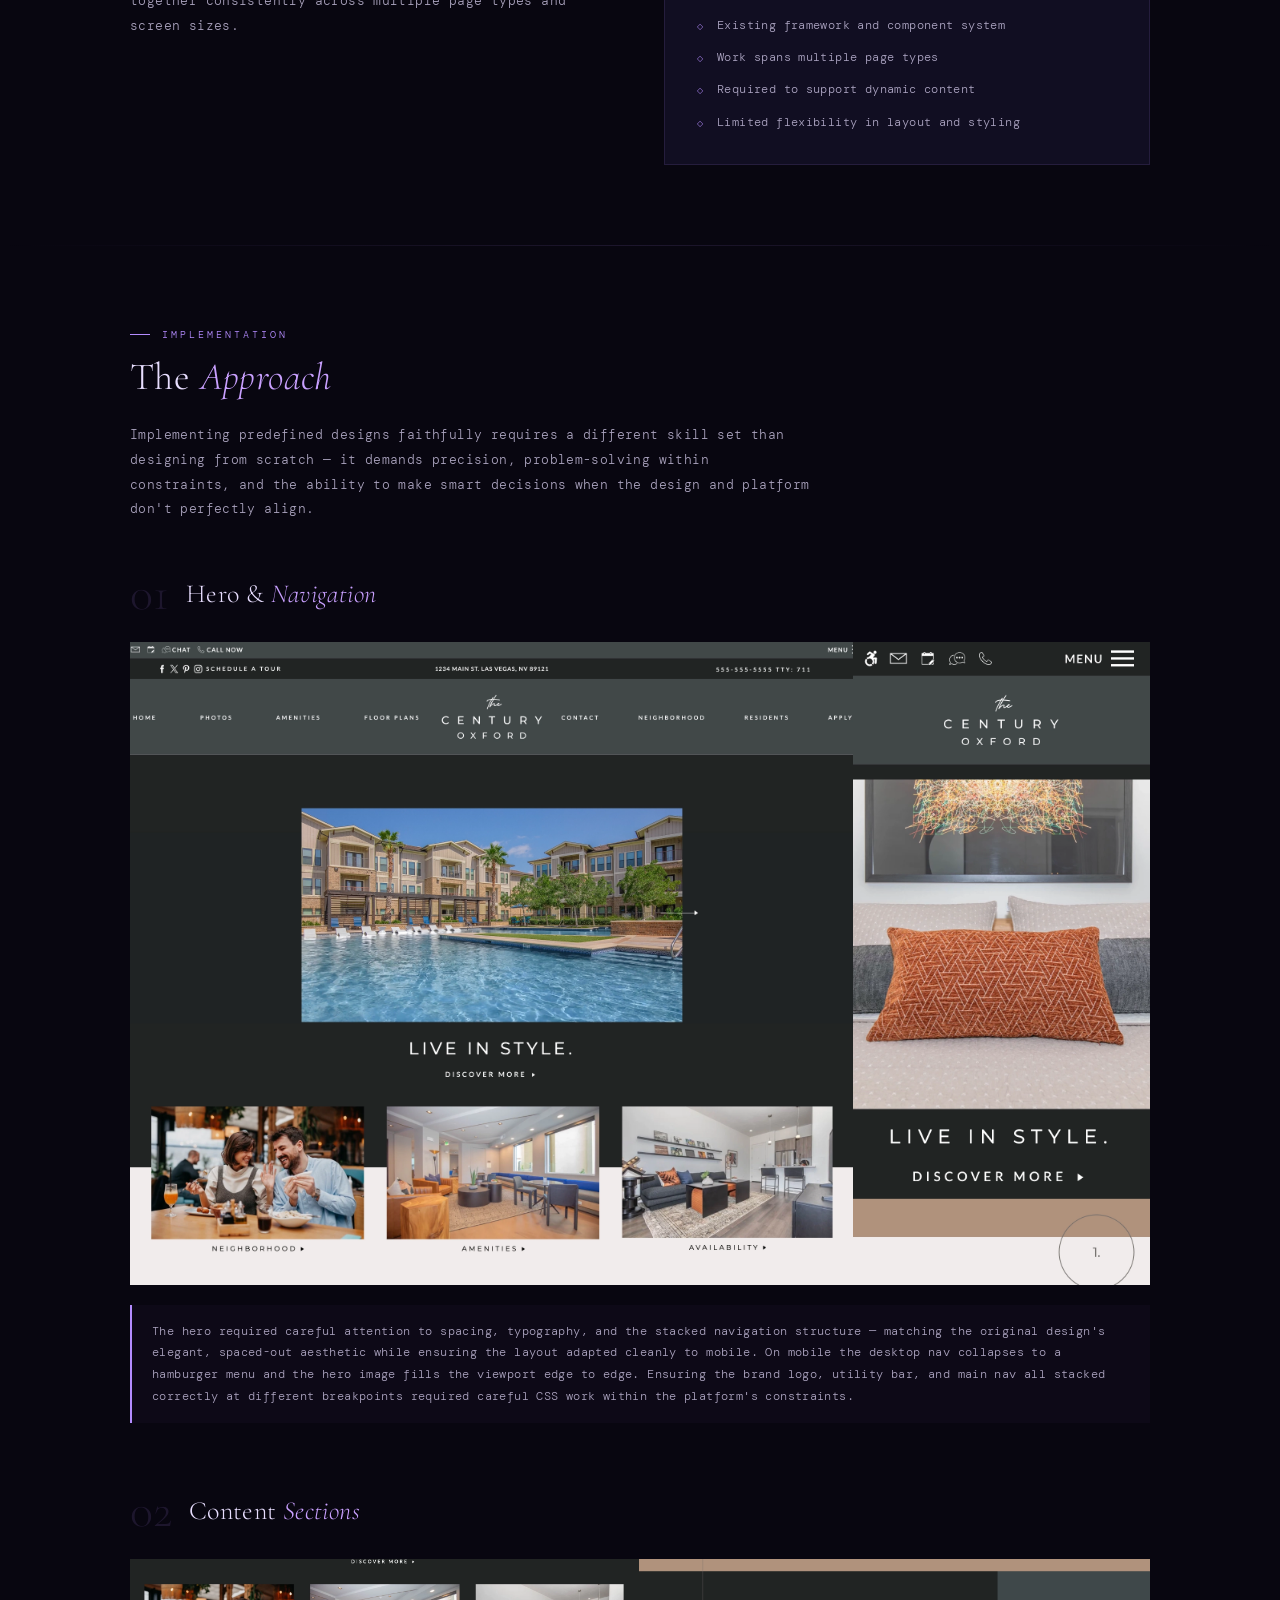
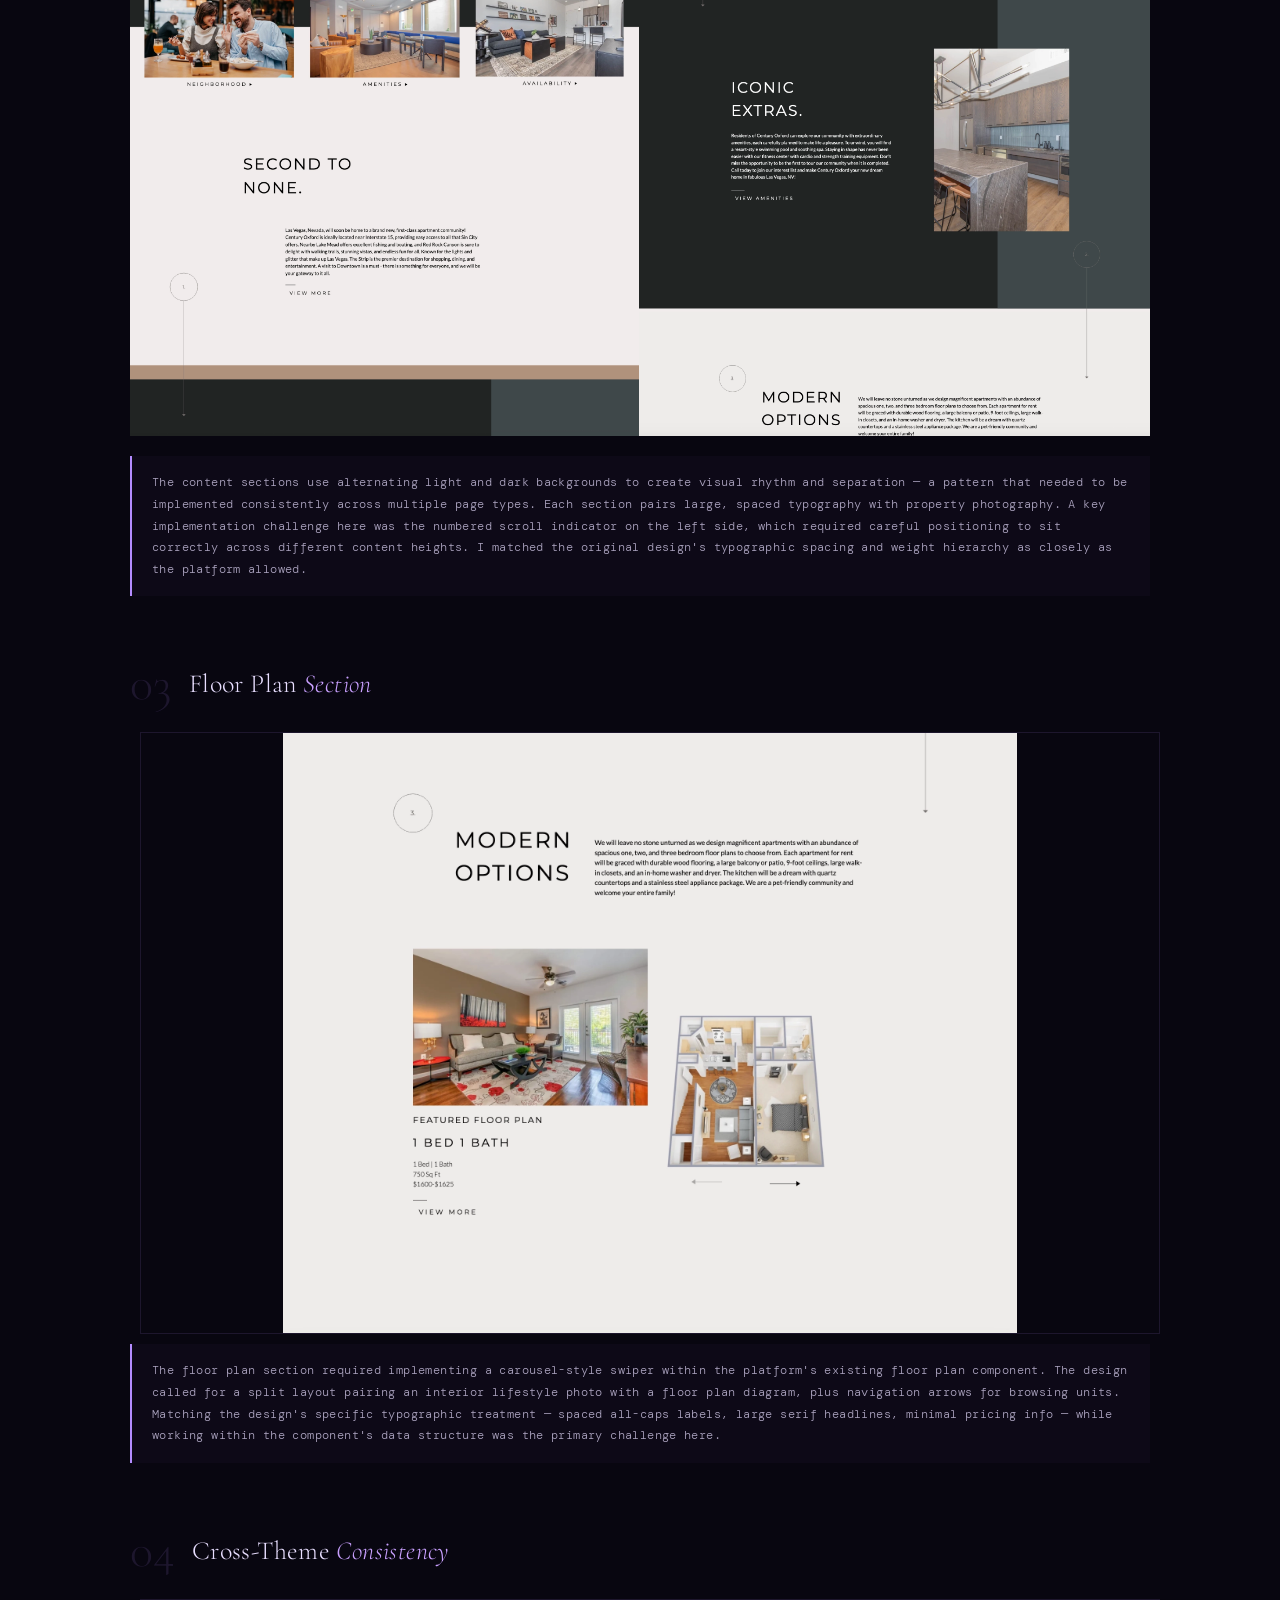
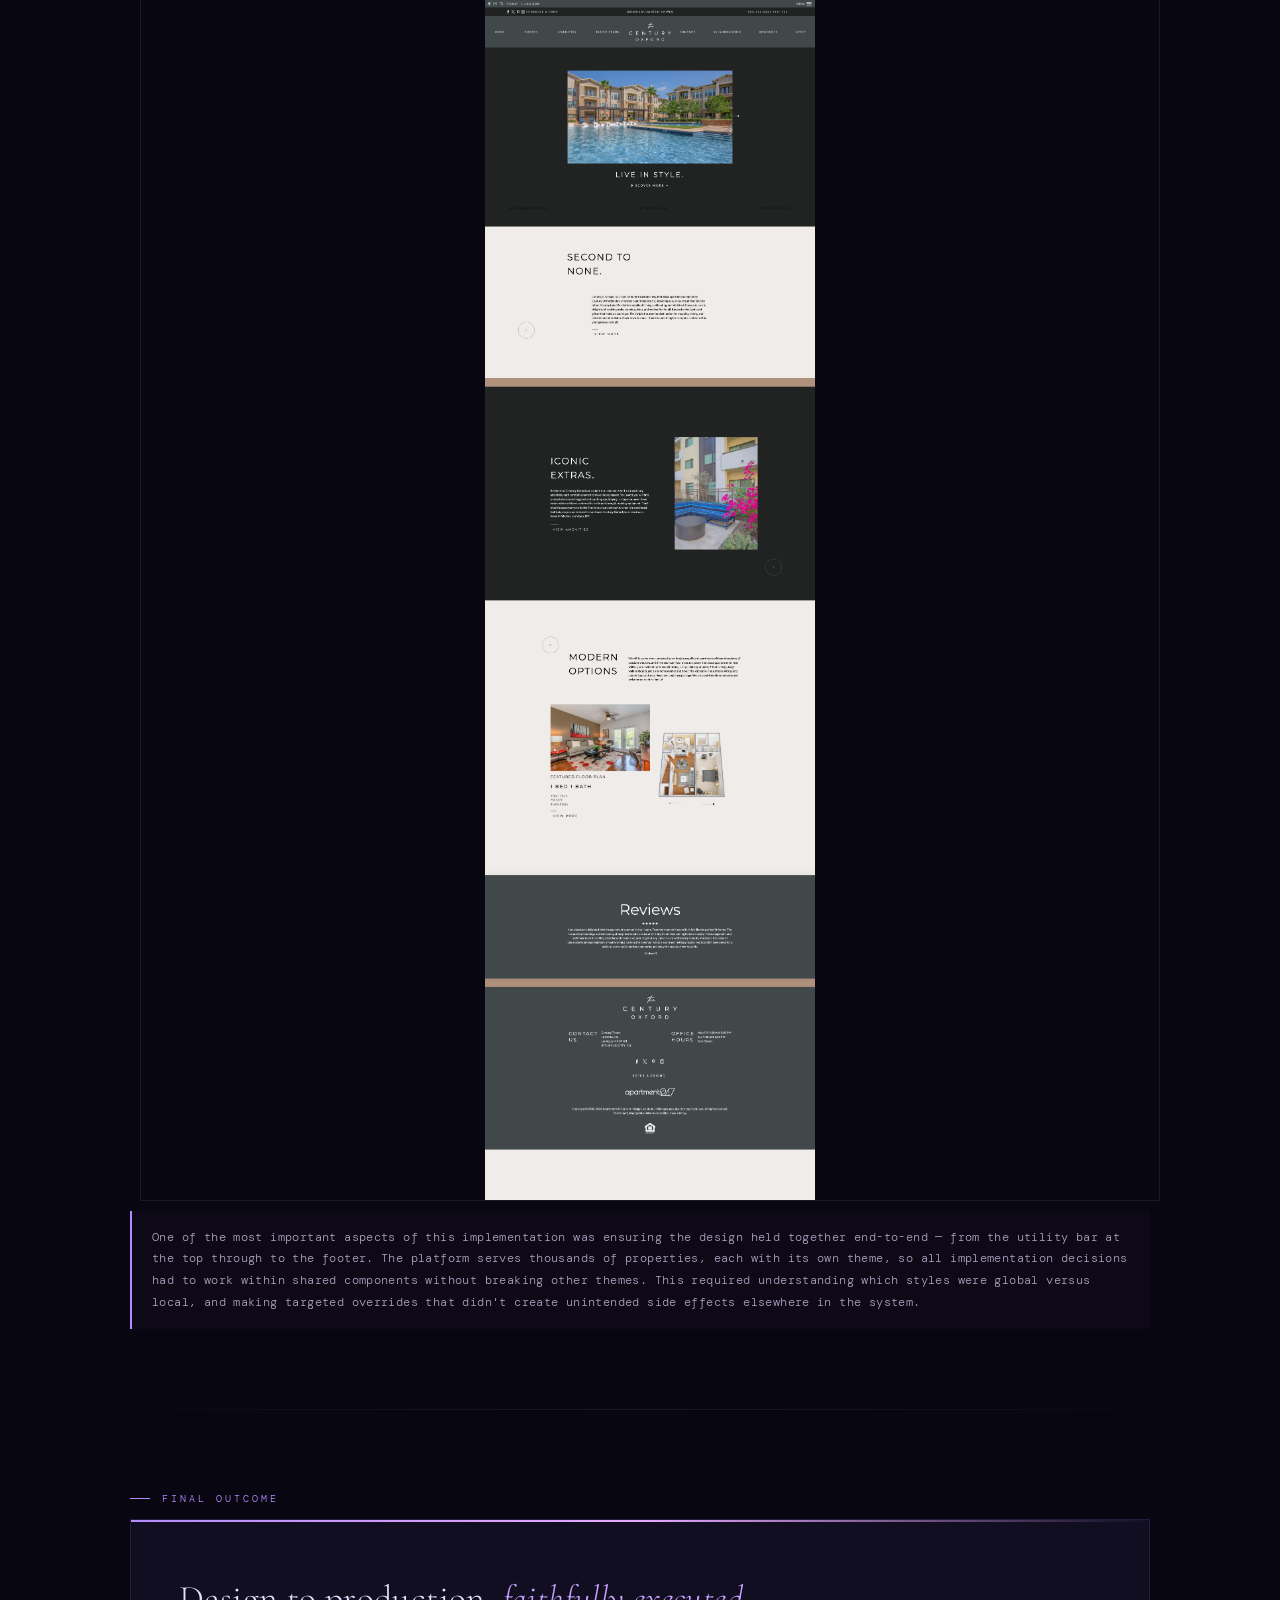
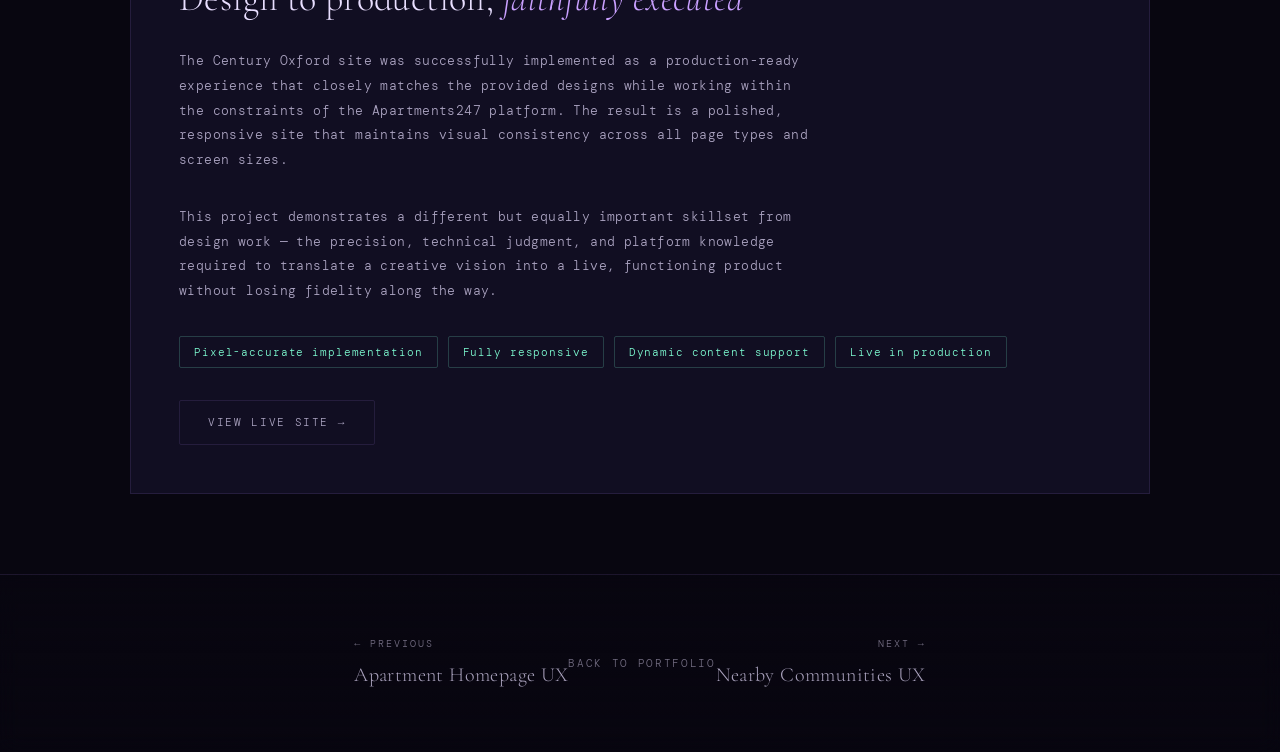
<file: design-system.html>
<!DOCTYPE html>
<html lang="en">
<head>
  <meta charset="UTF-8" />
  <meta name="viewport" content="width=device-width, initial-scale=1.0" />
  <title>Design System Implementation — Gianna Hoskins</title>
  <link href="https://fonts.googleapis.com/css2?family=Cormorant+Garamond:ital,wght@0,300;0,400;0,600;1,300;1,400&family=DM+Mono:ital,wght@0,300;0,400;1,300&display=swap" rel="stylesheet" />
  <link rel="stylesheet" href="css/case-study.css" />
  <link rel="icon" type="image/svg+xml" href="favicon.svg" />
</head>
<body>
  <a href="#main" class="skip-link">Skip to main content</a>
  <div class="cursor" id="cursor" aria-hidden="true"></div>
  <div class="cursor-ring" id="cursorRing" aria-hidden="true"></div>
  <canvas id="stars" aria-hidden="true"></canvas>
  <div class="ambient ambient-1" aria-hidden="true"></div>
  <div class="ambient ambient-2" aria-hidden="true"></div>

  <nav aria-label="Main navigation">
    <a href="index.html" class="nav-logo" aria-label="Gianna Hoskins — home">GH</a>
    <a href="index.html#work" class="nav-back">All Work</a>
  </nav>
  <main id="main">
    <div class="hero">
      <div class="container">
        <div class="hero-meta">
          <span class="hero-tag">Frontend Development</span>
          <span class="hero-dot" aria-hidden="true"></span>
          <span class="hero-tag">Design Systems</span>
          <span class="hero-dot" aria-hidden="true"></span>
          <span class="hero-date">Apartments247 · 2023</span>
        </div>
        <h1 class="hero-title">
          Design System
          <em>Implementation</em>
        </h1>
        <p class="hero-summary">
          Translating predefined designs into production-ready frontend experiences — ensuring visual accuracy, responsiveness, and consistency across multiple pages within a shared component system.
        </p>
        <div class="hero-stats" aria-label="Project summary">
          <div class="hero-stat">
            <div class="hero-stat-value">Multi-page</div>
            <div class="hero-stat-label">Scope</div>
          </div>
          <div class="hero-stat">
            <div class="hero-stat-value">Frontend</div>
            <div class="hero-stat-label">My Role</div>
          </div>
          <div class="hero-stat">
            <div class="hero-stat-value">Live</div>
            <div class="hero-stat-label">Status</div>
          </div>
        </div>
      </div>
    </div>

    <div class="header-image century-header container-wide">
      <img src="uploads/century-full-page.png" alt="Full page view of The Century Oxford apartment website showing hero, navigation sections, amenities, floor plans, and footer" />
    </div>

    <div class="divider" role="separator"></div>

    <!-- OVERVIEW -->
    <section aria-labelledby="overview-heading">
      <div class="container">
        <div class="overview-grid reveal">
          <div>
            <p class="section-label">Overview</p>
            <h2 id="overview-heading" class="section-title">The <em>Challenge</em></h2>
            <p class="body-text">
              This project involved implementing a fully designed apartment community website — The Century Oxford — within the Apartments247 platform and component system. The designs were provided; my role was to translate them into a pixel-accurate, responsive, production-ready frontend experience.
            </p>
            <p class="body-text">
              The challenge wasn't designing from scratch — it was faithfully executing someone else's vision while working within a predefined framework, making implementation decisions where the design didn't perfectly map to the platform's capabilities, and ensuring everything held together consistently across multiple page types and screen sizes.
            </p>
          </div>
          <div>
            <div class="role-card">
              <div class="role-card-label">My Role</div>
              <div class="role-card-value">Frontend Developer</div>
              <div class="role-card-desc">
                Responsible for translating design files into production-ready experiences — ensuring visual accuracy, responsiveness, and consistency within the platform's component system across all page types.
              </div>
              <div class="role-pills">
                <span class="role-pill">HTML/CSS</span>
                <span class="role-pill">JavaScript</span>
                <span class="role-pill">Responsive Design</span>
                <span class="role-pill">Component Systems</span>
              </div>
            </div>

            <div class="role-card" style="border-top: none;">
              <div class="role-card-label">Constraints</div>
              <ul class="constraints-list">
                <li>Predefined designs — not created by me</li>
                <li>Existing framework and component system</li>
                <li>Work spans multiple page types</li>
                <li>Required to support dynamic content</li>
                <li>Limited flexibility in layout and styling</li>
              </ul>
            </div>
          </div>
        </div>
      </div>
    </section>

    <div class="divider" role="separator"></div>

    <!-- IMPLEMENTATION -->
    <section aria-labelledby="impl-heading">
      <div class="container">
        <div class="ba-header reveal">
          <p class="section-label">Implementation</p>
          <h2 id="impl-heading" class="section-title">The <em>Approach</em></h2>
          <p class="ba-context">
            Implementing predefined designs faithfully requires a different skill set than designing from scratch — it demands precision, problem-solving within constraints, and the ability to make smart decisions when the design and platform don't perfectly align.
          </p>
        </div>

        <!-- 01 Hero -->
        <div class="impl-block reveal">
          <div class="impl-label-row">
            <span class="ba-number" aria-hidden="true">01</span>
            <h3 class="ba-block-title">Hero & <em>Navigation</em></h3>
          </div>
          <div class="impl-grid">
            <div>
              <img src="uploads/century-hero.png" alt="Desktop hero section showing The Century Oxford logo, navigation bar, hero image of the pool, and Live In Style headline with three category links below" />
            </div>
            <div>
              <img src="uploads/mobile-century-hero.png" alt="Mobile view of The Century Oxford hero section with hamburger menu, logo, hero image, and Live In Style headline" />
            </div>
          </div>
          <p class="ba-insight">
            The hero required careful attention to spacing, typography, and the stacked navigation structure — matching the original design's elegant, spaced-out aesthetic while ensuring the layout adapted cleanly to mobile. On mobile the desktop nav collapses to a hamburger menu and the hero image fills the viewport edge to edge. Ensuring the brand logo, utility bar, and main nav all stacked correctly at different breakpoints required careful CSS work within the platform's constraints.
          </p>
        </div>

        <!-- 02 Content Sections -->
        <div class="impl-block reveal">
          <div class="impl-label-row">
            <span class="ba-number" aria-hidden="true">02</span>
            <h3 class="ba-block-title">Content <em>Sections</em></h3>
          </div>
          <div class="impl-grid">
            <div>
              <img src="uploads/century-hpt.png" alt="Second To None and Iconic Extras content sections showing the alternating light and dark backgrounds with large typography and property images" />
            </div>
            <div>
              <img src="uploads/century-amenities.png" alt="Iconic Extras amenities section with dark background, large headline, descriptive copy, and property kitchen photo" />
            </div>
          </div>
          <p class="ba-insight">
            The content sections use alternating light and dark backgrounds to create visual rhythm and separation — a pattern that needed to be implemented consistently across multiple page types. Each section pairs large, spaced typography with property photography. A key implementation challenge here was the numbered scroll indicator on the left side, which required careful positioning to sit correctly across different content heights. I matched the original design's typographic spacing and weight hierarchy as closely as the platform allowed.
          </p>
        </div>

        <!-- 03 Floor Plans -->
        <div class="impl-block reveal">
          <div class="impl-label-row">
            <span class="ba-number" aria-hidden="true">03</span>
            <h3 class="ba-block-title">Floor Plan <em>Section</em></h3>
          </div>
          <div class="impl-grid-single">
            <img src="uploads/century-ffp.png" alt="Modern Options floor plan section showing large headline, descriptive text, featured 1 Bed 1 Bath floor plan with interior photo, floor plan diagram, and navigation arrows" />
          </div>
          <p class="ba-insight">
            The floor plan section required implementing a carousel-style swiper within the platform's existing floor plan component. The design called for a split layout pairing an interior lifestyle photo with a floor plan diagram, plus navigation arrows for browsing units. Matching the design's specific typographic treatment — spaced all-caps labels, large serif headlines, minimal pricing info — while working within the component's data structure was the primary challenge here.
          </p>
        </div>

        <!-- 04 Cross-theme consistency -->
        <div class="impl-block reveal">
          <div class="impl-label-row">
            <span class="ba-number" aria-hidden="true">04</span>
            <h3 class="ba-block-title">Cross-Theme <em>Consistency</em></h3>
          </div>
          <div class="impl-grid-single ds-img-4">
            <img src="uploads/century-full-page.png" alt="Full page view of The Century Oxford showing all sections from hero through footer, demonstrating consistent visual treatment across the entire page" style="max-height: 600px;" />
          </div>
          <p class="ba-insight">
            One of the most important aspects of this implementation was ensuring the design held together end-to-end — from the utility bar at the top through to the footer. The platform serves thousands of properties, each with its own theme, so all implementation decisions had to work within shared components without breaking other themes. This required understanding which styles were global versus local, and making targeted overrides that didn't create unintended side effects elsewhere in the system.
          </p>
        </div>

      </div>
    </section>

    <div class="divider" role="separator"></div>

    <!-- OUTCOME -->
    <section aria-labelledby="outcome-heading">
      <div class="container">
        <div class="reveal">
          <p class="section-label">Final Outcome</p>
          <div class="outcome-box">
            <h2 id="outcome-heading" class="outcome-title">Design to production, <em>faithfully executed</em></h2>
            <p class="outcome-text">
              The Century Oxford site was successfully implemented as a production-ready experience that closely matches the provided designs while working within the constraints of the Apartments247 platform. The result is a polished, responsive site that maintains visual consistency across all page types and screen sizes.
            </p>
            <p class="outcome-text">
              This project demonstrates a different but equally important skillset from design work — the precision, technical judgment, and platform knowledge required to translate a creative vision into a live, functioning product without losing fidelity along the way.
            </p>
            <div class="outcome-pills">
              <span class="outcome-pill">Pixel-accurate implementation</span>
              <span class="outcome-pill">Fully responsive</span>
              <span class="outcome-pill">Dynamic content support</span>
              <span class="outcome-pill">Live in production</span>
            </div>
            <div style="margin-top: 32px;">
              <a href="https://century-oxford.aptdemo.com/" target="_blank" rel="noopener noreferrer" class="btn btn-ghost">View Live Site →</a>
            </div>
          </div>
        </div>
      </div>
    </section>

  </main>

  <nav class="project-nav" aria-label="Project navigation">
    <div class="container">
      <div class="project-nav-inner">
        <a href="apartment-homepage.html" class="project-nav-link">
          <span class="project-nav-direction">← Previous</span>
          <span class="project-nav-title">Apartment Homepage UX</span>
        </a>
        <a href="index.html#work" class="project-nav-home">Back to Portfolio</a>
        <a href="nearby-communities.html" class="project-nav-link next">
          <span class="project-nav-direction">Next →</span>
          <span class="project-nav-title">Nearby Communities UX</span>
        </a>
      </div>
    </div>
  </nav>

  <script src="js/main.js"></script>
</body>
</html>
</file>
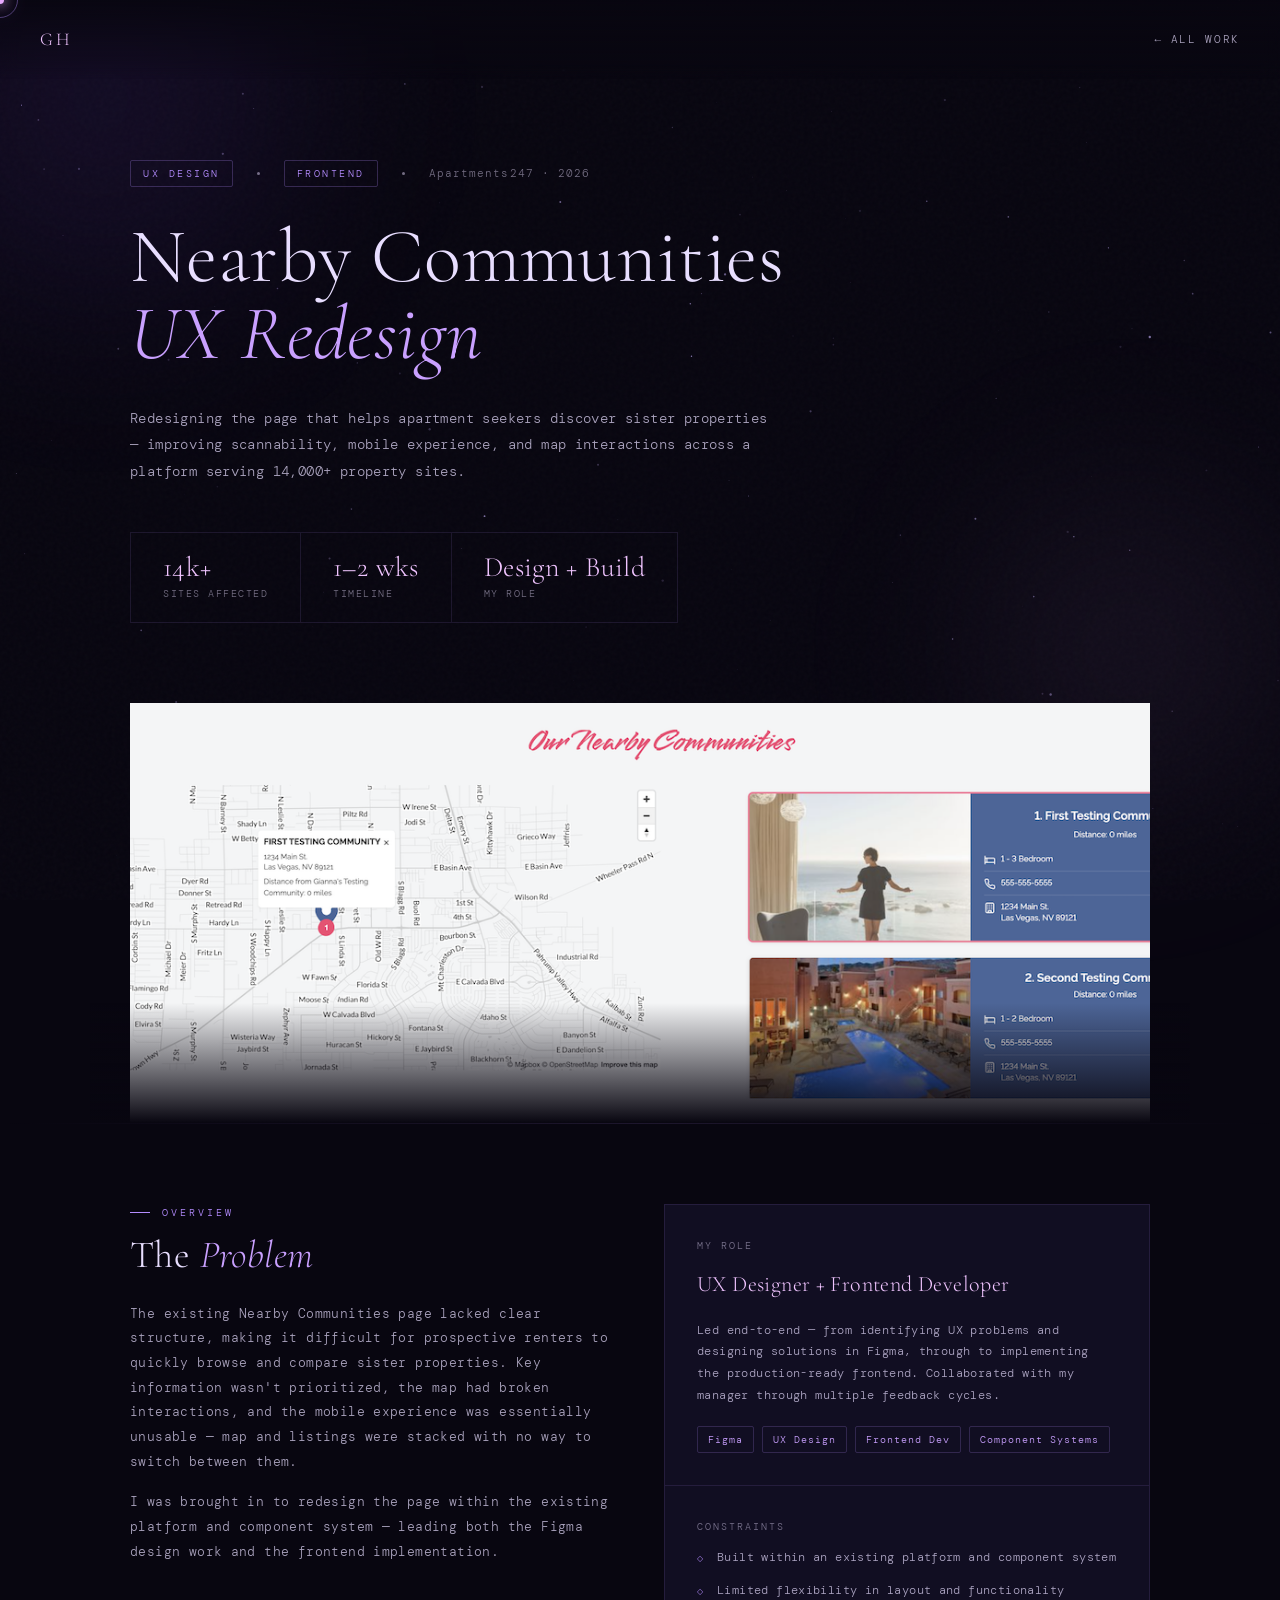
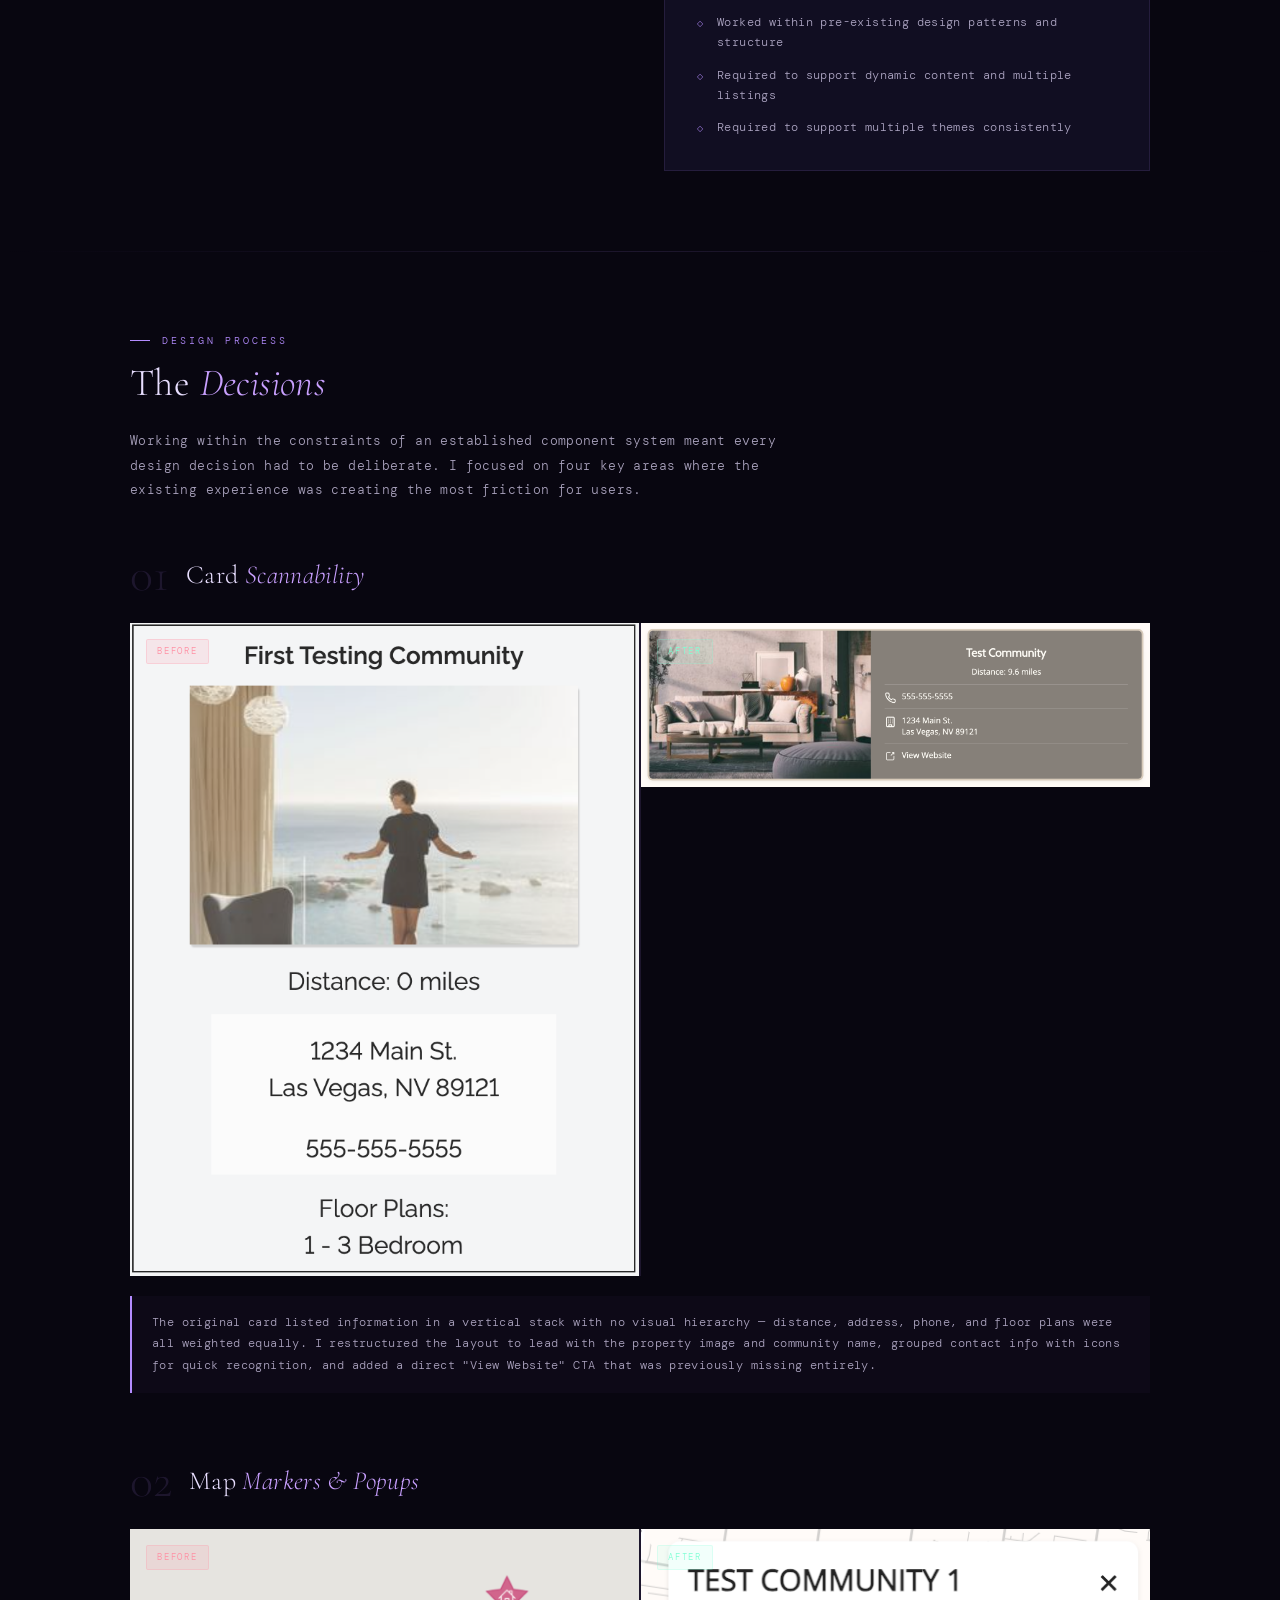
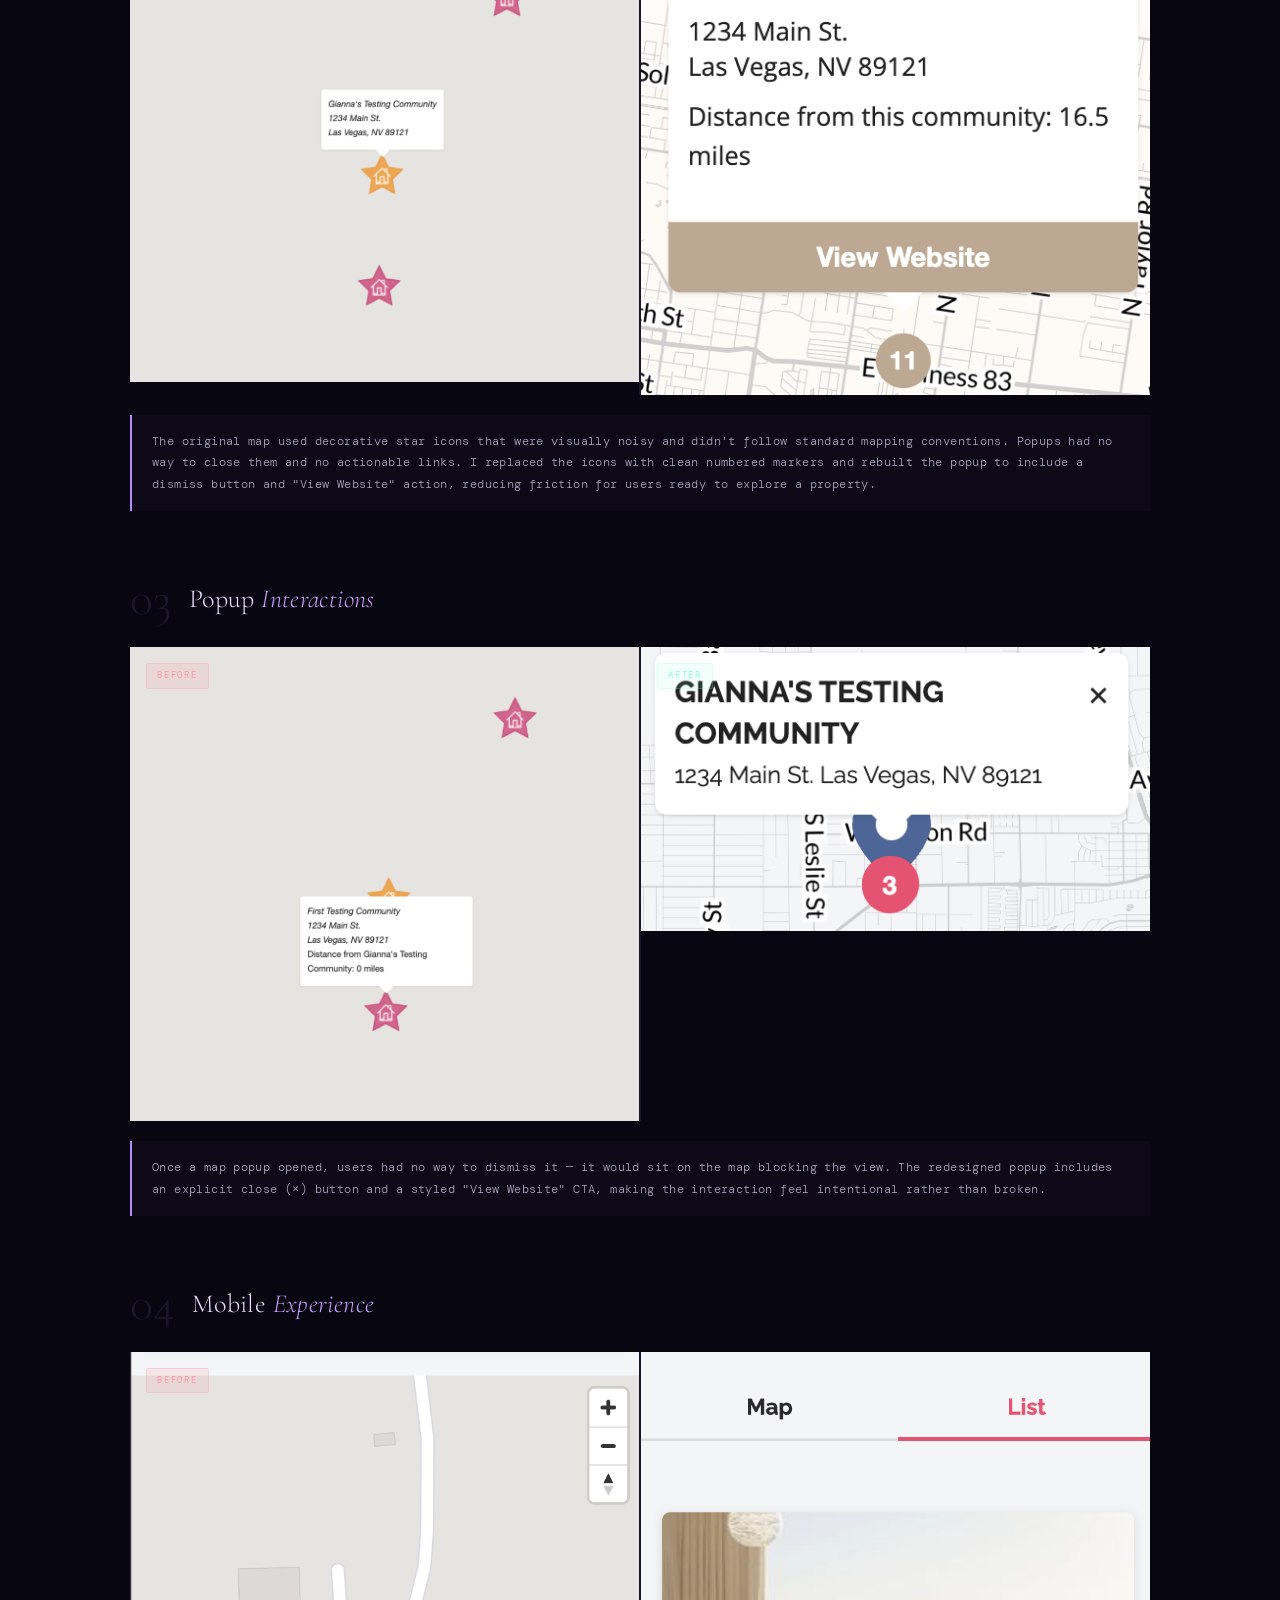
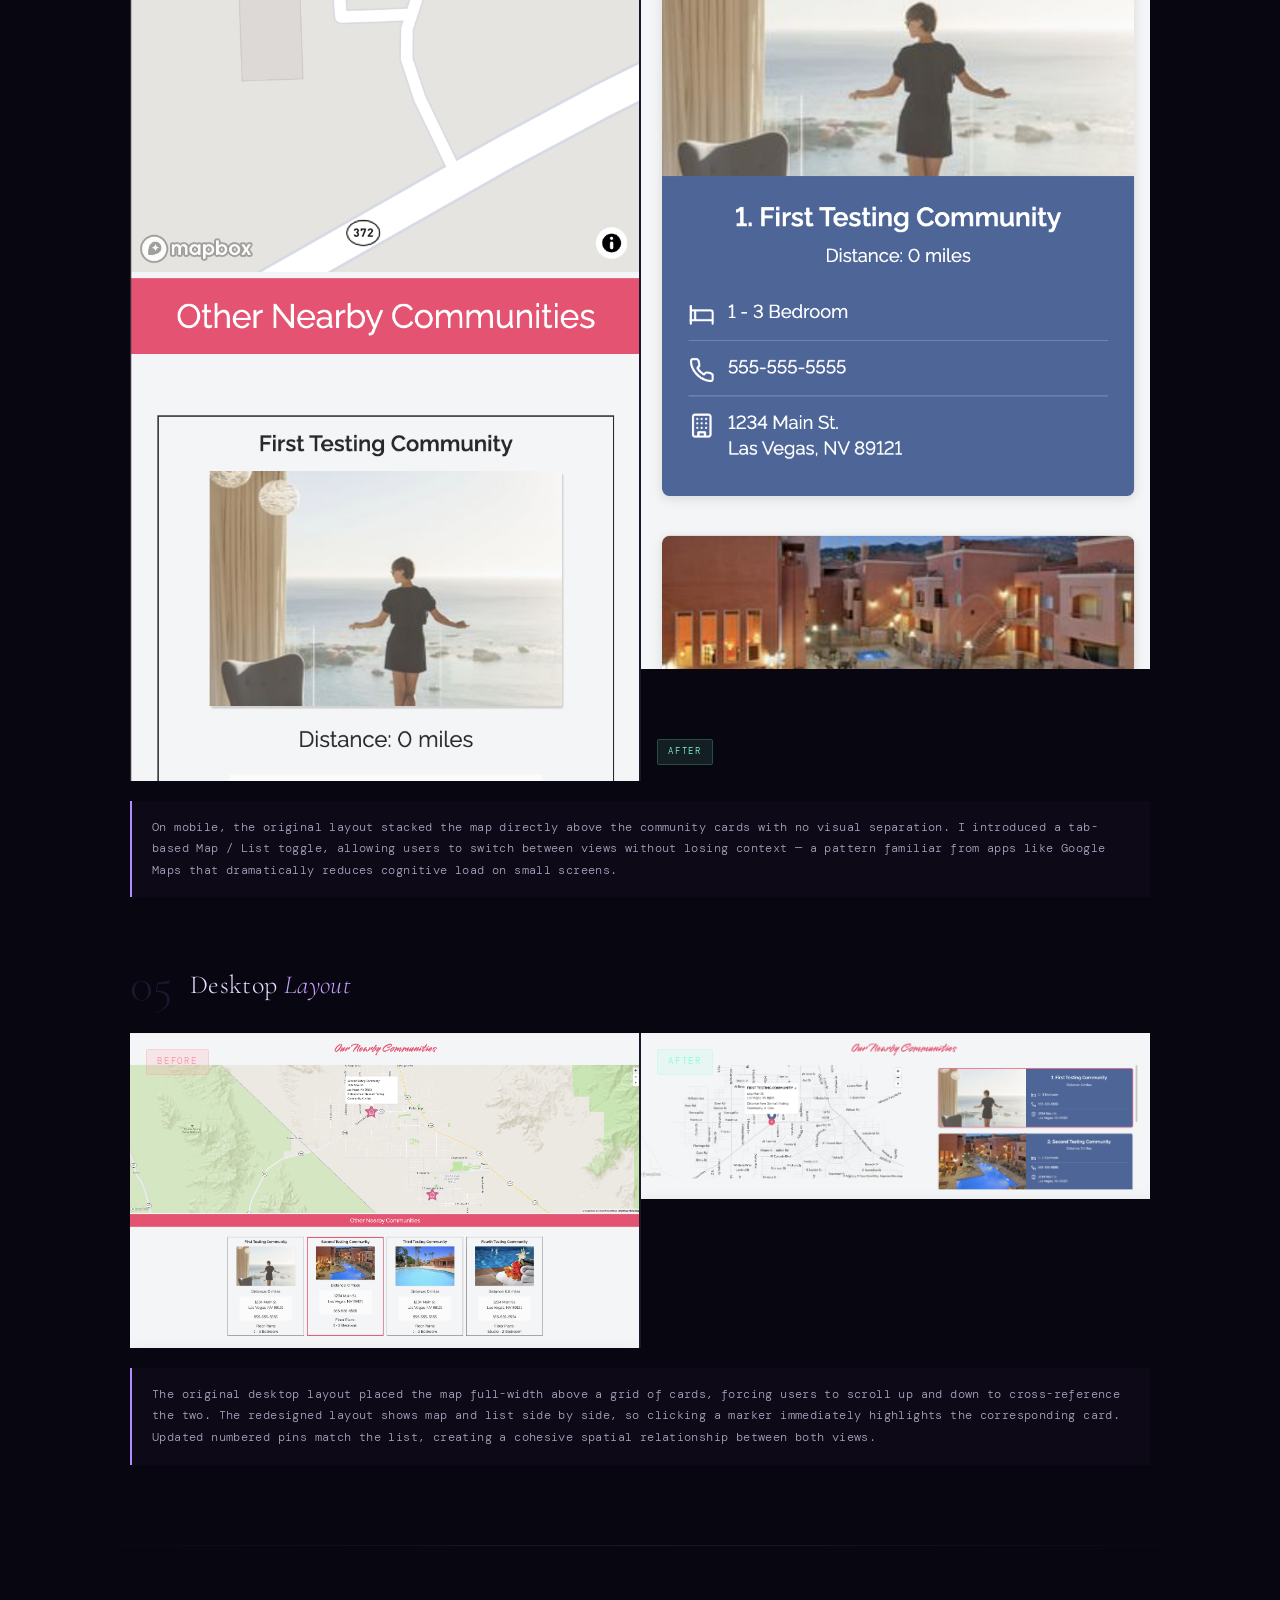
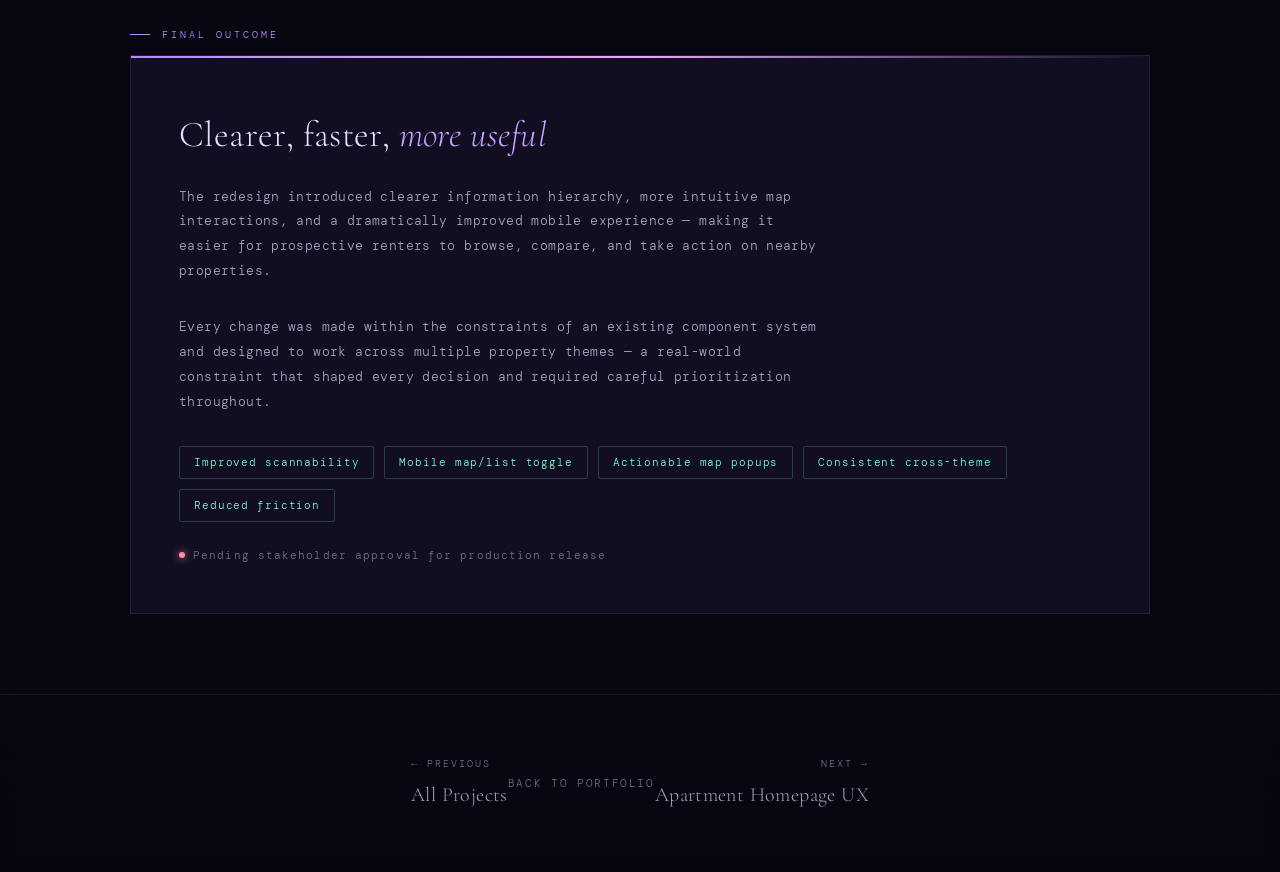
<file: nearby-communities.html>
<!DOCTYPE html>
<html lang="en">
<head>
  <meta charset="UTF-8" />
  <meta name="viewport" content="width=device-width, initial-scale=1.0" />
  <title>Nearby Communities UX Redesign — Gianna Hoskins</title>
  <link href="https://fonts.googleapis.com/css2?family=Cormorant+Garamond:ital,wght@0,300;0,400;0,600;1,300;1,400&family=DM+Mono:ital,wght@0,300;0,400;1,300&display=swap" rel="stylesheet" />
  <link rel="stylesheet" href="css/case-study.css" />
  <link rel="icon" type="image/svg+xml" href="favicon.svg" />
</head>
<body>

  <a href="#main" class="skip-link">Skip to main content</a>
  <div class="cursor" id="cursor" aria-hidden="true"></div>
  <div class="cursor-ring" id="cursorRing" aria-hidden="true"></div>
  <canvas id="stars" aria-hidden="true"></canvas>
  <div class="ambient ambient-1" aria-hidden="true"></div>
  <div class="ambient ambient-2" aria-hidden="true"></div>

  <nav aria-label="Main navigation">
    <a href="index.html" class="nav-logo" aria-label="Gianna Hoskins — home">GH</a>
    <a href="index.html#work" class="nav-back">All Work</a>
  </nav>

  <main id="main">

    <div class="hero">
      <div class="container">
        <div class="hero-meta">
          <span class="hero-tag">UX Design</span>
          <span class="hero-dot" aria-hidden="true"></span>
          <span class="hero-tag">Frontend</span>
          <span class="hero-dot" aria-hidden="true"></span>
          <span class="hero-date">Apartments247 · 2026</span>
        </div>
        <h1 class="hero-title">
          Nearby Communities
          <em>UX Redesign</em>
        </h1>
        <p class="hero-summary">
          Redesigning the page that helps apartment seekers discover sister properties — improving scannability, mobile experience, and map interactions across a platform serving 14,000+ property sites.
        </p>
        <div class="hero-stats" aria-label="Project summary">
          <div class="hero-stat">
            <div class="hero-stat-value">14k+</div>
            <div class="hero-stat-label">Sites Affected</div>
          </div>
          <div class="hero-stat">
            <div class="hero-stat-value">1–2 wks</div>
            <div class="hero-stat-label">Timeline</div>
          </div>
          <div class="hero-stat">
            <div class="hero-stat-value">Design + Build</div>
            <div class="hero-stat-label">My Role</div>
          </div>
        </div>
      </div>
    </div>

    <div class="header-image container-wide">
      <img src="uploads/header-img.png" alt="Redesigned Nearby Communities page showing map and community cards side by side" />
    </div>

    <div class="divider" role="separator"></div>

    <!-- OVERVIEW -->
    <section aria-labelledby="overview-heading">
      <div class="container">
        <div class="overview-grid reveal">
          <div>
            <p class="section-label">Overview</p>
            <h2 id="overview-heading" class="section-title">The <em>Problem</em></h2>
            <p class="body-text">
              The existing Nearby Communities page lacked clear structure, making it difficult for prospective renters to quickly browse and compare sister properties. Key information wasn't prioritized, the map had broken interactions, and the mobile experience was essentially unusable — map and listings were stacked with no way to switch between them.
            </p>
            <p class="body-text">
              I was brought in to redesign the page within the existing platform and component system — leading both the Figma design work and the frontend implementation.
            </p>
          </div>
          <div>
            <div class="role-card">
              <div class="role-card-label">My Role</div>
              <div class="role-card-value">UX Designer + Frontend Developer</div>
              <div class="role-card-desc">
                Led end-to-end — from identifying UX problems and designing solutions in Figma, through to implementing the production-ready frontend. Collaborated with my manager through multiple feedback cycles.
              </div>
              <div class="role-pills">
                <span class="role-pill">Figma</span>
                <span class="role-pill">UX Design</span>
                <span class="role-pill">Frontend Dev</span>
                <span class="role-pill">Component Systems</span>
              </div>
            </div>

            <div class="role-card" style="border-top: none;">
              <div class="role-card-label">Constraints</div>
              <ul class="constraints-list">
                <li>Built within an existing platform and component system</li>
                <li>Limited flexibility in layout and functionality</li>
                <li>Worked within pre-existing design patterns and structure</li>
                <li>Required to support dynamic content and multiple listings</li>
                <li>Required to support multiple themes consistently</li>
              </ul>
            </div>
          </div>
        </div>
      </div>
    </section>

    <div class="divider" role="separator"></div>

    <!-- DESIGN DECISIONS -->
    <section class="ba-section" aria-labelledby="decisions-heading">
      <div class="container">
        <div class="ba-header reveal">
          <p class="section-label">Design Process</p>
          <h2 id="decisions-heading" class="section-title">The <em>Decisions</em></h2>
          <p class="ba-context">
            Working within the constraints of an established component system meant every design decision had to be deliberate. I focused on four key areas where the existing experience was creating the most friction for users.
          </p>
        </div>

        <!-- 01 -->
        <div class="ba-block reveal">
          <div class="ba-label-row">
            <span class="ba-number" aria-hidden="true">01</span>
            <h3 class="ba-block-title">Card <em>Scannability</em></h3>
          </div>
          <div class="ba-grid">
            <div class="ba-side">
              <span class="ba-side-label before">Before</span>
              <img src="uploads/old-card.png" alt="Original community card with no visual hierarchy — distance, address, phone, and floor plans stacked with equal weight" />
            </div>
            <div class="ba-side">
              <span class="ba-side-label after">After</span>
              <img src="uploads/card-w-website.png" alt="Redesigned community card with clear image, grouped contact info with icons, and a View Website CTA" />
            </div>
          </div>
          <p class="ba-insight">
            The original card listed information in a vertical stack with no visual hierarchy — distance, address, phone, and floor plans were all weighted equally. I restructured the layout to lead with the property image and community name, grouped contact info with icons for quick recognition, and added a direct "View Website" CTA that was previously missing entirely.
          </p>
        </div>

        <!-- 02 -->
        <div class="ba-block reveal">
          <div class="ba-label-row">
            <span class="ba-number" aria-hidden="true">02</span>
            <h3 class="ba-block-title">Map <em>Markers &amp; Popups</em></h3>
          </div>
          <div class="ba-grid">
            <div class="ba-side">
              <span class="ba-side-label before">Before</span>
              <img src="uploads/old-icons.png" alt="Original map with decorative star-shaped markers that don't follow standard mapping conventions" />
            </div>
            <div class="ba-side">
              <span class="ba-side-label after">After</span>
              <img src="uploads/pop-up-w-website.png" alt="Redesigned map popup with address, distance, a close button, and a View Website CTA" />
            </div>
          </div>
          <p class="ba-insight">
            The original map used decorative star icons that were visually noisy and didn't follow standard mapping conventions. Popups had no way to close them and no actionable links. I replaced the icons with clean numbered markers and rebuilt the popup to include a dismiss button and "View Website" action, reducing friction for users ready to explore a property.
          </p>
        </div>

        <!-- 03 -->
        <div class="ba-block reveal">
          <div class="ba-label-row">
            <span class="ba-number" aria-hidden="true">03</span>
            <h3 class="ba-block-title">Popup <em>Interactions</em></h3>
          </div>
          <div class="ba-grid">
            <div class="ba-side">
              <span class="ba-side-label before">Before</span>
              <img src="uploads/no-way-to-close-out.png" alt="Old map popup with no close button, blocking the map view with no way to dismiss" />
            </div>
            <div class="ba-side">
              <span class="ba-side-label after">After</span>
              <img src="uploads/pop-up.png" alt="New popup with a clear close (×) button and styled View Website CTA" />
            </div>
          </div>
          <p class="ba-insight">
            Once a map popup opened, users had no way to dismiss it — it would sit on the map blocking the view. The redesigned popup includes an explicit close (×) button and a styled "View Website" CTA, making the interaction feel intentional rather than broken.
          </p>
        </div>

        <!-- 04 -->
        <div class="ba-block reveal">
          <div class="ba-label-row">
            <span class="ba-number" aria-hidden="true">04</span>
            <h3 class="ba-block-title">Mobile <em>Experience</em></h3>
          </div>
          <div class="ba-grid">
            <div class="ba-side">
              <span class="ba-side-label before">Before</span>
              <img src="uploads/no-separation-on-mobile.png" alt="Original mobile layout with map and listings stacked vertically with no way to switch between views" />
            </div>
            <div class="ba-side">
              <span class="ba-side-label after" style="top:auto; bottom:16px;">After</span>
              <img src="uploads/mobile-list-view.png" alt="Redesigned mobile list view with Map and List tab toggle for easy switching" />
            </div>
          </div>
          <p class="ba-insight">
            On mobile, the original layout stacked the map directly above the community cards with no visual separation. I introduced a tab-based Map / List toggle, allowing users to switch between views without losing context — a pattern familiar from apps like Google Maps that dramatically reduces cognitive load on small screens.
          </p>
        </div>

        <!-- 05 -->
        <div class="ba-block reveal">
          <div class="ba-label-row">
            <span class="ba-number" aria-hidden="true">05</span>
            <h3 class="ba-block-title">Desktop <em>Layout</em></h3>
          </div>
          <div class="ba-grid">
            <div class="ba-side">
              <span class="ba-side-label before">Before</span>
              <img src="uploads/old-sisters-page.png" alt="Original desktop layout with full-width map above community card grid, requiring constant scrolling" />
            </div>
            <div class="ba-side">
              <span class="ba-side-label after">After</span>
              <img src="uploads/new-sisters-page.png" alt="Redesigned desktop layout showing map and community list side by side with numbered pins matching the list" />
            </div>
          </div>
          <p class="ba-insight">
            The original desktop layout placed the map full-width above a grid of cards, forcing users to scroll up and down to cross-reference the two. The redesigned layout shows map and list side by side, so clicking a marker immediately highlights the corresponding card. Updated numbered pins match the list, creating a cohesive spatial relationship between both views.
          </p>
        </div>

      </div>
    </section>

    <div class="divider" role="separator"></div>

    <!-- OUTCOME -->
    <section aria-labelledby="outcome-heading">
      <div class="container">
        <div class="reveal">
          <p class="section-label">Final Outcome</p>
          <div class="outcome-box">
            <h2 id="outcome-heading" class="outcome-title">Clearer, faster, <em>more useful</em></h2>
            <p class="outcome-text">
              The redesign introduced clearer information hierarchy, more intuitive map interactions, and a dramatically improved mobile experience — making it easier for prospective renters to browse, compare, and take action on nearby properties.
            </p>
            <p class="outcome-text">
              Every change was made within the constraints of an existing component system and designed to work across multiple property themes — a real-world constraint that shaped every decision and required careful prioritization throughout.
            </p>
            <div class="outcome-pills">
              <span class="outcome-pill">Improved scannability</span>
              <span class="outcome-pill">Mobile map/list toggle</span>
              <span class="outcome-pill">Actionable map popups</span>
              <span class="outcome-pill">Consistent cross-theme</span>
              <span class="outcome-pill">Reduced friction</span>
            </div>
            <div class="status-note">
              <span class="status-dot" aria-hidden="true"></span>
              Pending stakeholder approval for production release
            </div>
          </div>
        </div>
      </div>
    </section>

  </main>

  <nav class="project-nav" aria-label="Project navigation">
    <div class="container">
      <div class="project-nav-inner">
        <a href="index.html#work" class="project-nav-link">
          <span class="project-nav-direction">← Previous</span>
          <span class="project-nav-title">All Projects</span>
        </a>
        <a href="index.html#work" class="project-nav-home">Back to Portfolio</a>
        <a href="apartment-homepage.html" class="project-nav-link next">
          <span class="project-nav-direction">Next →</span>
          <span class="project-nav-title">Apartment Homepage UX</span>
        </a>
      </div>
    </div>
  </nav>

  <script src="js/main.js"></script>
</body>
</html>
</file>
<file: css/main.css>
@charset "UTF-8";:root{--bg:#080610;--bg2:#0d0a1a;--surface:#110e22;--surface2:#1a1530;--border:rgba(180,140,255,0.12);--glow:#b48cff;--glow2:#e8aaff;--accent:#c9a0ff;--accent2:#f0c4ff;--rose:#ff8fa3;--teal:#7fffd4;--text:#e8deff;--text-muted:rgba(232,222,255,0.72);--text-dim:rgba(232,222,255,0.48);--font-display:Cormorant Garamond,serif;--font-mono:DM Mono,monospace}*,:after,:before{-webkit-box-sizing:border-box;box-sizing:border-box;margin:0;padding:0}html{scroll-behavior:smooth}body{background:var(--bg);color:var(--text);font-family:var(--font-mono);font-size:13px;font-weight:300;letter-spacing:0.03em;line-height:1.7;overflow-x:hidden;cursor:none}body:before{content:"";position:fixed;inset:0;background-image:url("data:image/svg+xml,%3Csvg viewBox='0 0 256 256' xmlns='http://www.w3.org/2000/svg'%3E%3Cfilter id='noise'%3E%3CfeTurbulence type='fractalNoise' baseFrequency='0.9' numOctaves='4' stitchTiles='stitch'/%3E%3C/filter%3E%3Crect width='100%25' height='100%25' filter='url(%23noise)' opacity='1'/%3E%3C/svg%3E");opacity:0.025;z-index:1;pointer-events:none}.skip-link{position:absolute;top:-100px;left:16px;background:var(--glow);color:var(--bg);padding:8px 16px;font-size:12px;letter-spacing:0.1em;z-index:10000;-webkit-transition:top 0.2s;transition:top 0.2s;text-decoration:none}.skip-link:focus{top:16px}:focus-visible{outline:2px solid var(--glow);outline-offset:4px;border-radius:2px}:focus:not(:focus-visible){outline:none}@media (prefers-reduced-motion:reduce){*,:after,:before{-webkit-animation-duration:0.01ms!important;animation-duration:0.01ms!important;-webkit-animation-iteration-count:1!important;animation-iteration-count:1!important;-webkit-transition-duration:0.01ms!important;transition-duration:0.01ms!important}html{scroll-behavior:auto}.cursor,.cursor-ring{display:none}body{cursor:auto}}.container,.container-wide{position:relative;z-index:2;max-width:1100px;margin:0 auto;padding:0 40px}.divider{width:100%;height:1px;background:-webkit-gradient(linear,left top,right top,from(transparent),color-stop(var(--border)),to(transparent));background:linear-gradient(to right,transparent,var(--border),transparent);position:relative;z-index:2}@-webkit-keyframes fadeUp{0%{opacity:0;-webkit-transform:translateY(20px);transform:translateY(20px)}to{opacity:1;-webkit-transform:translateY(0);transform:translateY(0)}}@keyframes fadeUp{0%{opacity:0;-webkit-transform:translateY(20px);transform:translateY(20px)}to{opacity:1;-webkit-transform:translateY(0);transform:translateY(0)}}@-webkit-keyframes fadeIn{0%{opacity:0}to{opacity:1}}@keyframes fadeIn{0%{opacity:0}to{opacity:1}}@-webkit-keyframes drift1{to{-webkit-transform:translate(80px,60px);transform:translate(80px,60px)}}@keyframes drift1{to{-webkit-transform:translate(80px,60px);transform:translate(80px,60px)}}@-webkit-keyframes drift2{to{-webkit-transform:translate(-60px,-80px);transform:translate(-60px,-80px)}}@keyframes drift2{to{-webkit-transform:translate(-60px,-80px);transform:translate(-60px,-80px)}}@-webkit-keyframes drift3{to{-webkit-transform:translate(40px,-40px);transform:translate(40px,-40px)}}@keyframes drift3{to{-webkit-transform:translate(40px,-40px);transform:translate(40px,-40px)}}@-webkit-keyframes orbPulse{0%,to{-webkit-box-shadow:0 0 60px rgba(140,80,255,0.1),inset 0 0 60px rgba(140,80,255,0.05);box-shadow:0 0 60px rgba(140,80,255,0.1),inset 0 0 60px rgba(140,80,255,0.05)}50%{-webkit-box-shadow:0 0 100px rgba(180,140,255,0.2),inset 0 0 80px rgba(180,140,255,0.08);box-shadow:0 0 100px rgba(180,140,255,0.2),inset 0 0 80px rgba(180,140,255,0.08)}}@keyframes orbPulse{0%,to{-webkit-box-shadow:0 0 60px rgba(140,80,255,0.1),inset 0 0 60px rgba(140,80,255,0.05);box-shadow:0 0 60px rgba(140,80,255,0.1),inset 0 0 60px rgba(140,80,255,0.05)}50%{-webkit-box-shadow:0 0 100px rgba(180,140,255,0.2),inset 0 0 80px rgba(180,140,255,0.08);box-shadow:0 0 100px rgba(180,140,255,0.2),inset 0 0 80px rgba(180,140,255,0.08)}}@-webkit-keyframes float1{0%,to{-webkit-transform:translateY(0);transform:translateY(0)}50%{-webkit-transform:translateY(-8px);transform:translateY(-8px)}}@keyframes float1{0%,to{-webkit-transform:translateY(0);transform:translateY(0)}50%{-webkit-transform:translateY(-8px);transform:translateY(-8px)}}@-webkit-keyframes float2{0%,to{-webkit-transform:translateY(0);transform:translateY(0)}50%{-webkit-transform:translateY(8px);transform:translateY(8px)}}@keyframes float2{0%,to{-webkit-transform:translateY(0);transform:translateY(0)}50%{-webkit-transform:translateY(8px);transform:translateY(8px)}}@-webkit-keyframes pulse{0%,to{opacity:1}50%{opacity:0.4}}@keyframes pulse{0%,to{opacity:1}50%{opacity:0.4}}.reveal{opacity:0;-webkit-transform:translateY(24px);transform:translateY(24px);-webkit-transition:opacity 0.7s ease,-webkit-transform 0.7s ease;transition:opacity 0.7s ease,-webkit-transform 0.7s ease;transition:opacity 0.7s ease,transform 0.7s ease;transition:opacity 0.7s ease,transform 0.7s ease,-webkit-transform 0.7s ease}.reveal.visible{opacity:1;-webkit-transform:translateY(0);transform:translateY(0)}.section-label{font-size:10px;letter-spacing:0.3em;text-transform:uppercase;color:var(--glow);margin-bottom:12px;display:-webkit-box;display:-ms-flexbox;display:flex;-webkit-box-align:center;-ms-flex-align:center;align-items:center;gap:12px}.section-label:before{content:"";display:block;width:20px;height:1px;background:var(--glow)}.btn{display:inline-block;padding:12px 28px;font-family:var(--font-mono);font-size:11px;letter-spacing:0.15em;text-transform:uppercase;text-decoration:none;border-radius:2px;-webkit-transition:all 0.3s;transition:all 0.3s;cursor:none}.btn-primary{background:var(--glow);color:var(--bg);font-weight:400;-webkit-box-shadow:0 0 20px rgba(180,140,255,0.3);box-shadow:0 0 20px rgba(180,140,255,0.3)}.btn-primary:hover{background:var(--glow2);-webkit-box-shadow:0 0 40px rgba(180,140,255,0.5);box-shadow:0 0 40px rgba(180,140,255,0.5);-webkit-transform:translateY(-1px);transform:translateY(-1px)}.btn-ghost{border:1px solid var(--border);color:var(--text-muted)}.btn-ghost:hover{border-color:var(--glow);color:var(--accent);-webkit-box-shadow:0 0 20px rgba(180,140,255,0.1);box-shadow:0 0 20px rgba(180,140,255,0.1)}.cursor{position:fixed;width:8px;height:8px;background:var(--glow2);border-radius:50%;pointer-events:none;z-index:9999;-webkit-transform:translate(-50%,-50%);transform:translate(-50%,-50%);-webkit-transition:-webkit-transform 0.1s ease;transition:-webkit-transform 0.1s ease;transition:transform 0.1s ease;transition:transform 0.1s ease,-webkit-transform 0.1s ease;-webkit-box-shadow:0 0 12px var(--glow2),0 0 24px var(--glow);box-shadow:0 0 12px var(--glow2),0 0 24px var(--glow)}.cursor-ring{position:fixed;width:36px;height:36px;border:1px solid rgba(180,140,255,0.4);border-radius:50%;pointer-events:none;z-index:9998;-webkit-transform:translate(-50%,-50%);transform:translate(-50%,-50%);-webkit-transition:all 0.15s ease;transition:all 0.15s ease}#stars{position:fixed;inset:0;z-index:0;pointer-events:none}.ambient{position:fixed;border-radius:50%;-webkit-filter:blur(80px);filter:blur(80px);pointer-events:none;z-index:0}.ambient-1{width:600px;height:600px;background:radial-gradient(circle,rgba(140,80,255,0.12) 0%,transparent 70%);top:-200px;left:-200px;-webkit-animation:drift1 20s ease-in-out infinite alternate;animation:drift1 20s ease-in-out infinite alternate}.ambient-2{width:500px;height:500px;background:radial-gradient(circle,rgba(232,170,255,0.08) 0%,transparent 70%);bottom:0;right:-100px;-webkit-animation:drift2 25s ease-in-out infinite alternate;animation:drift2 25s ease-in-out infinite alternate}.ambient-3{width:300px;height:300px;background:radial-gradient(circle,rgba(127,255,212,0.05) 0%,transparent 70%);top:50%;left:50%;-webkit-animation:drift3 18s ease-in-out infinite alternate;animation:drift3 18s ease-in-out infinite alternate}nav{position:fixed;top:0;left:0;right:0;z-index:100;padding:24px 40px;display:-webkit-box;display:-ms-flexbox;display:flex;-webkit-box-pack:justify;-ms-flex-pack:justify;justify-content:space-between;-webkit-box-align:center;-ms-flex-align:center;align-items:center;background:-webkit-gradient(linear,left top,left bottom,from(rgba(8,6,16,0.9)),to(transparent));background:linear-gradient(to bottom,rgba(8,6,16,0.9),transparent);backdrop-filter:blur(10px)}.nav-logo{font-family:var(--font-display);font-size:18px;font-weight:300;letter-spacing:0.15em;color:var(--accent2);text-decoration:none}.nav-links{display:-webkit-box;display:-ms-flexbox;display:flex;gap:32px;list-style:none}.nav-links a{color:var(--text-muted);text-decoration:none;font-size:11px;letter-spacing:0.15em;text-transform:uppercase;-webkit-transition:color 0.3s;transition:color 0.3s}.nav-links a:hover{color:var(--accent2)}.nav-back{font-size:11px;letter-spacing:0.15em;text-transform:uppercase;color:var(--text-muted);text-decoration:none;display:-webkit-box;display:-ms-flexbox;display:flex;-webkit-box-align:center;-ms-flex-align:center;align-items:center;gap:8px;-webkit-transition:color 0.3s;transition:color 0.3s}.nav-back:before{content:"←"}.nav-back:hover{color:var(--accent2)}footer{position:relative;z-index:2;padding:40px 0;border-top:1px solid var(--border)}.footer-inner{display:-webkit-box;display:-ms-flexbox;display:flex;-webkit-box-pack:justify;-ms-flex-pack:justify;justify-content:space-between;-webkit-box-align:center;-ms-flex-align:center;align-items:center}.footer-copy{font-size:10px;letter-spacing:0.1em;color:var(--text-dim)}.footer-name{font-family:var(--font-display);font-size:14px;color:var(--text-muted);letter-spacing:0.1em}@media (max-width:768px){nav{padding:20px 24px}.container,.container-wide{padding:0 24px}.footer-inner{-webkit-box-orient:vertical;-webkit-box-direction:normal;-ms-flex-direction:column;flex-direction:column;gap:16px;text-align:center}}section{padding:120px 0;position:relative;z-index:2}.section-header{margin-bottom:64px}.section-title{font-family:var(--font-display);font-size:clamp(36px,4vw,52px);font-weight:300;line-height:1.1;color:var(--text)}.section-title em{font-style:italic;color:var(--accent)}.hero{min-height:100vh;display:-webkit-box;display:-ms-flexbox;display:flex;-webkit-box-align:center;-ms-flex-align:center;align-items:center;padding-top:80px;position:relative}.hero-inner{display:-ms-grid;display:grid;-ms-grid-columns:1fr 80px 1fr;grid-template-columns:1fr 1fr;gap:80px;-webkit-box-align:center;-ms-flex-align:center;align-items:center;width:100%}.hero-text{position:relative}.hero-eyebrow{font-size:10px;letter-spacing:0.3em;text-transform:uppercase;color:var(--glow);margin-bottom:20px;opacity:0;-webkit-animation:fadeUp 0.8s 0.2s forwards;animation:fadeUp 0.8s 0.2s forwards}.hero-eyebrow span{display:inline-block;width:32px;height:1px;background:var(--glow);vertical-align:middle;margin-right:12px}.hero-name{font-family:var(--font-display);font-size:clamp(64px,7vw,96px);font-weight:300;line-height:0.95;letter-spacing:-0.01em;color:var(--text);margin-bottom:24px;opacity:0;-webkit-animation:fadeUp 0.8s 0.4s forwards;animation:fadeUp 0.8s 0.4s forwards}.hero-name em{font-style:italic;color:var(--accent);display:block}.hero-role{font-size:11px;letter-spacing:0.2em;text-transform:uppercase;color:var(--text-muted);margin-bottom:32px;opacity:0;-webkit-animation:fadeUp 0.8s 0.6s forwards;animation:fadeUp 0.8s 0.6s forwards}.hero-desc{font-size:13px;color:var(--text-muted);max-width:420px;line-height:1.8;margin-bottom:48px;opacity:0;-webkit-animation:fadeUp 0.8s 0.8s forwards;animation:fadeUp 0.8s 0.8s forwards}.hero-cta{display:-webkit-box;display:-ms-flexbox;display:flex;gap:16px;-ms-flex-wrap:wrap;flex-wrap:wrap;opacity:0;-webkit-animation:fadeUp 0.8s 1s forwards;animation:fadeUp 0.8s 1s forwards}.hero-visual{position:relative;display:-webkit-box;display:-ms-flexbox;display:flex;-webkit-box-pack:center;-ms-flex-pack:center;justify-content:center;-webkit-box-align:center;-ms-flex-align:center;align-items:center;opacity:0;-webkit-animation:fadeIn 1.2s 0.6s forwards;animation:fadeIn 1.2s 0.6s forwards}.orb{width:380px;height:380px;border-radius:50%;background:radial-gradient(circle at 35% 35%,rgba(200,160,255,0.15) 0%,rgba(140,80,255,0.08) 40%,rgba(8,6,16,0) 70%);border:1px solid rgba(180,140,255,0.15);position:relative;-webkit-animation:orbPulse 6s ease-in-out infinite;animation:orbPulse 6s ease-in-out infinite}.orb:before{content:"";position:absolute;inset:20px;border-radius:50%;border:1px solid rgba(180,140,255,0.08)}.orb:after{content:"";position:absolute;inset:50px;border-radius:50%;border:1px solid rgba(180,140,255,0.05)}.orb-inner-text{position:absolute;inset:0;display:-webkit-box;display:-ms-flexbox;display:flex;-webkit-box-orient:vertical;-webkit-box-direction:normal;-ms-flex-direction:column;flex-direction:column;-webkit-box-align:center;-ms-flex-align:center;align-items:center;-webkit-box-pack:center;-ms-flex-pack:center;justify-content:center;text-align:center;gap:8px}.orb-stat{font-family:var(--font-display);font-size:52px;font-weight:300;color:var(--accent2);line-height:1}.orb-label{font-size:10px;letter-spacing:0.2em;text-transform:uppercase;color:var(--text-muted)}.orb-divider{width:40px;height:1px;background:var(--border);margin:4px auto}.floating-tag{position:absolute;background:rgba(17,14,34,0.9);border:1px solid var(--border);padding:8px 14px;border-radius:4px;font-size:10px;letter-spacing:0.1em;color:var(--text-muted);backdrop-filter:blur(10px)}.tag-1{top:40px;right:-20px;color:var(--teal);border-color:rgba(127,255,212,0.2);-webkit-animation:float1 4s ease-in-out infinite;animation:float1 4s ease-in-out infinite}.tag-2{bottom:60px;left:-30px;color:var(--rose);border-color:rgba(255,143,163,0.2);-webkit-animation:float2 5s ease-in-out infinite;animation:float2 5s ease-in-out infinite}.tag-3{top:50%;right:-50px;color:var(--accent);border-color:rgba(180,140,255,0.2);animation:float1 6s ease-in-out infinite reverse}.skills-grid{display:-ms-grid;display:grid;-ms-grid-columns:1fr 1px 1fr 1px 1fr;grid-template-columns:repeat(3,1fr);gap:1px;background:var(--border);border:1px solid var(--border)}.skill-cell{background:var(--bg);padding:32px;-webkit-transition:background 0.3s;transition:background 0.3s}.skill-cell:hover{background:var(--surface)}.skill-cell-label{font-size:10px;letter-spacing:0.2em;text-transform:uppercase;color:var(--glow);margin-bottom:16px}.skill-tags{display:-webkit-box;display:-ms-flexbox;display:flex;-ms-flex-wrap:wrap;flex-wrap:wrap;gap:8px}.skill-tag{font-size:11px;color:var(--text-muted);padding:4px 10px;border:1px solid var(--border);border-radius:2px;-webkit-transition:all 0.3s;transition:all 0.3s}.skill-tag:hover{color:var(--accent2);border-color:rgba(180,140,255,0.3)}.work-grid{display:-ms-grid;display:grid;-ms-grid-columns:1fr 24px 1fr;grid-template-columns:1fr 1fr;gap:24px}.work-card{background:var(--surface);border:1px solid var(--border);padding:40px;position:relative;overflow:hidden;-webkit-transition:all 0.4s;transition:all 0.4s;cursor:none}.work-card:before{content:"";position:absolute;inset:0;background:radial-gradient(circle at var(--mx,50%) var(--my,50%),rgba(180,140,255,0.06) 0%,transparent 60%);opacity:0;-webkit-transition:opacity 0.3s;transition:opacity 0.3s}.work-card:hover{border-color:rgba(180,140,255,0.25);-webkit-transform:translateY(-2px);transform:translateY(-2px);-webkit-box-shadow:0 20px 60px rgba(0,0,0,0.4);box-shadow:0 20px 60px rgba(0,0,0,0.4)}.work-card:hover:before{opacity:1}.work-card.featured{grid-column:1/-1;display:-ms-grid;display:grid;-ms-grid-columns:1fr 48px 1fr;grid-template-columns:1fr 1fr;gap:48px;-webkit-box-align:center;-ms-flex-align:center;align-items:center}.work-number{font-size:10px;letter-spacing:0.2em;color:var(--text-dim);margin-bottom:20px}.work-title{font-family:var(--font-display);font-size:28px;font-weight:300;color:var(--text);margin-bottom:12px;line-height:1.2}.work-desc{font-size:12px;color:var(--text-muted);line-height:1.8;margin-bottom:24px}.work-tags{display:-webkit-box;display:-ms-flexbox;display:flex;-ms-flex-wrap:wrap;flex-wrap:wrap;gap:8px;margin-bottom:28px}.work-tag{font-size:10px;letter-spacing:0.1em;color:var(--accent);border:1px solid rgba(180,140,255,0.2);padding:3px 10px;border-radius:2px}.work-link{font-size:11px;letter-spacing:0.15em;text-transform:uppercase;color:var(--text-muted);text-decoration:none;display:-webkit-inline-box;display:-ms-inline-flexbox;display:inline-flex;-webkit-box-align:center;-ms-flex-align:center;align-items:center;gap:8px;-webkit-transition:color 0.3s;transition:color 0.3s;position:relative}.work-link:after{content:"→"}.work-link:hover{color:var(--accent2)}.work-visual{aspect-ratio:4/3;background:var(--surface2);border:1px solid var(--border);display:-webkit-box;display:-ms-flexbox;display:flex;-webkit-box-align:center;-ms-flex-align:center;align-items:center;-webkit-box-pack:center;-ms-flex-pack:center;justify-content:center;position:relative;overflow:hidden}.work-visual img{width:100%;height:100%;-o-object-fit:cover;object-fit:cover}.work-visual-glow{position:absolute;inset:0;background:radial-gradient(circle at 50% 50%,rgba(140,80,255,0.06) 0%,transparent 70%)}.work-visual-placeholder{font-family:var(--font-display);font-size:64px;font-weight:300;color:var(--border);font-style:italic}.exp-list{display:-webkit-box;display:-ms-flexbox;display:flex;-webkit-box-orient:vertical;-webkit-box-direction:normal;-ms-flex-direction:column;flex-direction:column}.exp-item{display:-ms-grid;display:grid;-ms-grid-columns:200px 48px 1fr;grid-template-columns:200px 1fr;gap:48px;padding:48px 0;border-bottom:1px solid var(--border)}.exp-item:first-child{border-top:1px solid var(--border)}.exp-meta{padding-top:4px}.exp-period{font-size:10px;letter-spacing:0.15em;color:var(--text-dim);margin-bottom:8px;text-transform:uppercase}.exp-company{font-family:var(--font-display);font-size:20px;font-weight:300;color:var(--accent);margin-bottom:4px}.exp-location{font-size:10px;color:var(--text-dim);letter-spacing:0.1em}.exp-role{font-size:11px;letter-spacing:0.15em;text-transform:uppercase;color:var(--text-muted);margin-bottom:20px}.exp-bullets{list-style:none;display:-webkit-box;display:-ms-flexbox;display:flex;-webkit-box-orient:vertical;-webkit-box-direction:normal;-ms-flex-direction:column;flex-direction:column;gap:10px}.exp-bullets li{font-size:12px;color:var(--text-muted);line-height:1.7;padding-left:16px;position:relative}.exp-bullets li:before{content:"◇";position:absolute;left:0;top:5px;color:var(--glow);font-size:8px}.contact-inner{display:-ms-grid;display:grid;-ms-grid-columns:1fr 80px 1fr;grid-template-columns:1fr 1fr;gap:80px;-webkit-box-align:center;-ms-flex-align:center;align-items:center}.contact-title{font-family:var(--font-display);font-size:clamp(48px,5vw,72px);font-weight:300;line-height:1;color:var(--text);margin-bottom:24px}.contact-title em{font-style:italic;color:var(--accent);display:block}.contact-sub{font-size:12px;color:var(--text-muted);line-height:1.8;margin-bottom:40px}.contact-links{display:-webkit-box;display:-ms-flexbox;display:flex;-webkit-box-orient:vertical;-webkit-box-direction:normal;-ms-flex-direction:column;flex-direction:column;gap:16px}.contact-link{display:-webkit-box;display:-ms-flexbox;display:flex;-webkit-box-align:center;-ms-flex-align:center;align-items:center;gap:16px;text-decoration:none;color:var(--text-muted);font-size:12px;letter-spacing:0.05em;padding:16px 20px;border:1px solid var(--border);-webkit-transition:all 0.3s;transition:all 0.3s}.contact-link:hover{border-color:rgba(180,140,255,0.3);color:var(--accent2);background:rgba(180,140,255,0.04)}.contact-link-icon{width:32px;height:32px;border:1px solid var(--border);display:-webkit-box;display:-ms-flexbox;display:flex;-webkit-box-align:center;-ms-flex-align:center;align-items:center;-webkit-box-pack:center;-ms-flex-pack:center;justify-content:center;font-size:14px;-ms-flex-negative:0;flex-shrink:0}@media (max-width:768px){.hero{padding-top:120px}.hero-inner{-ms-grid-columns:1fr;grid-template-columns:1fr;gap:60px}.hero-visual{display:none}.skills-grid{-ms-grid-columns:1fr;grid-template-columns:1fr}.work-grid{-ms-grid-columns:1fr;grid-template-columns:1fr}.work-card.featured{-ms-grid-columns:1fr;grid-template-columns:1fr}.exp-item{-ms-grid-columns:1fr;grid-template-columns:1fr;gap:16px}.contact-inner{-ms-grid-columns:1fr;grid-template-columns:1fr;gap:48px}}
</file>
<file: css/case-study.css>
@charset "UTF-8";:root{--bg:#080610;--bg2:#0d0a1a;--surface:#110e22;--surface2:#1a1530;--border:rgba(180,140,255,0.12);--glow:#b48cff;--glow2:#e8aaff;--accent:#c9a0ff;--accent2:#f0c4ff;--rose:#ff8fa3;--teal:#7fffd4;--text:#e8deff;--text-muted:rgba(232,222,255,0.72);--text-dim:rgba(232,222,255,0.48);--font-display:Cormorant Garamond,serif;--font-mono:DM Mono,monospace}*,:after,:before{-webkit-box-sizing:border-box;box-sizing:border-box;margin:0;padding:0}html{scroll-behavior:smooth}body{background:var(--bg);color:var(--text);font-family:var(--font-mono);font-size:13px;font-weight:300;letter-spacing:0.03em;line-height:1.7;overflow-x:hidden;cursor:none}body:before{content:"";position:fixed;inset:0;background-image:url("data:image/svg+xml,%3Csvg viewBox='0 0 256 256' xmlns='http://www.w3.org/2000/svg'%3E%3Cfilter id='noise'%3E%3CfeTurbulence type='fractalNoise' baseFrequency='0.9' numOctaves='4' stitchTiles='stitch'/%3E%3C/filter%3E%3Crect width='100%25' height='100%25' filter='url(%23noise)' opacity='1'/%3E%3C/svg%3E");opacity:0.025;z-index:1;pointer-events:none}.skip-link{position:absolute;top:-100px;left:16px;background:var(--glow);color:var(--bg);padding:8px 16px;font-size:12px;letter-spacing:0.1em;z-index:10000;-webkit-transition:top 0.2s;transition:top 0.2s;text-decoration:none}.skip-link:focus{top:16px}:focus-visible{outline:2px solid var(--glow);outline-offset:4px;border-radius:2px}:focus:not(:focus-visible){outline:none}@media (prefers-reduced-motion:reduce){*,:after,:before{-webkit-animation-duration:0.01ms!important;animation-duration:0.01ms!important;-webkit-animation-iteration-count:1!important;animation-iteration-count:1!important;-webkit-transition-duration:0.01ms!important;transition-duration:0.01ms!important}html{scroll-behavior:auto}.cursor,.cursor-ring{display:none}body{cursor:auto}}.container,.container-wide{position:relative;z-index:2;max-width:1100px;margin:0 auto;padding:0 40px}.divider{width:100%;height:1px;background:-webkit-gradient(linear,left top,right top,from(transparent),color-stop(var(--border)),to(transparent));background:linear-gradient(to right,transparent,var(--border),transparent);position:relative;z-index:2}@-webkit-keyframes fadeUp{0%{opacity:0;-webkit-transform:translateY(20px);transform:translateY(20px)}to{opacity:1;-webkit-transform:translateY(0);transform:translateY(0)}}@keyframes fadeUp{0%{opacity:0;-webkit-transform:translateY(20px);transform:translateY(20px)}to{opacity:1;-webkit-transform:translateY(0);transform:translateY(0)}}@-webkit-keyframes fadeIn{0%{opacity:0}to{opacity:1}}@keyframes fadeIn{0%{opacity:0}to{opacity:1}}@-webkit-keyframes drift1{to{-webkit-transform:translate(80px,60px);transform:translate(80px,60px)}}@keyframes drift1{to{-webkit-transform:translate(80px,60px);transform:translate(80px,60px)}}@-webkit-keyframes drift2{to{-webkit-transform:translate(-60px,-80px);transform:translate(-60px,-80px)}}@keyframes drift2{to{-webkit-transform:translate(-60px,-80px);transform:translate(-60px,-80px)}}@-webkit-keyframes drift3{to{-webkit-transform:translate(40px,-40px);transform:translate(40px,-40px)}}@keyframes drift3{to{-webkit-transform:translate(40px,-40px);transform:translate(40px,-40px)}}@-webkit-keyframes orbPulse{0%,to{-webkit-box-shadow:0 0 60px rgba(140,80,255,0.1),inset 0 0 60px rgba(140,80,255,0.05);box-shadow:0 0 60px rgba(140,80,255,0.1),inset 0 0 60px rgba(140,80,255,0.05)}50%{-webkit-box-shadow:0 0 100px rgba(180,140,255,0.2),inset 0 0 80px rgba(180,140,255,0.08);box-shadow:0 0 100px rgba(180,140,255,0.2),inset 0 0 80px rgba(180,140,255,0.08)}}@keyframes orbPulse{0%,to{-webkit-box-shadow:0 0 60px rgba(140,80,255,0.1),inset 0 0 60px rgba(140,80,255,0.05);box-shadow:0 0 60px rgba(140,80,255,0.1),inset 0 0 60px rgba(140,80,255,0.05)}50%{-webkit-box-shadow:0 0 100px rgba(180,140,255,0.2),inset 0 0 80px rgba(180,140,255,0.08);box-shadow:0 0 100px rgba(180,140,255,0.2),inset 0 0 80px rgba(180,140,255,0.08)}}@-webkit-keyframes float1{0%,to{-webkit-transform:translateY(0);transform:translateY(0)}50%{-webkit-transform:translateY(-8px);transform:translateY(-8px)}}@keyframes float1{0%,to{-webkit-transform:translateY(0);transform:translateY(0)}50%{-webkit-transform:translateY(-8px);transform:translateY(-8px)}}@-webkit-keyframes float2{0%,to{-webkit-transform:translateY(0);transform:translateY(0)}50%{-webkit-transform:translateY(8px);transform:translateY(8px)}}@keyframes float2{0%,to{-webkit-transform:translateY(0);transform:translateY(0)}50%{-webkit-transform:translateY(8px);transform:translateY(8px)}}@-webkit-keyframes pulse{0%,to{opacity:1}50%{opacity:0.4}}@keyframes pulse{0%,to{opacity:1}50%{opacity:0.4}}.reveal{opacity:0;-webkit-transform:translateY(24px);transform:translateY(24px);-webkit-transition:opacity 0.7s ease,-webkit-transform 0.7s ease;transition:opacity 0.7s ease,-webkit-transform 0.7s ease;transition:opacity 0.7s ease,transform 0.7s ease;transition:opacity 0.7s ease,transform 0.7s ease,-webkit-transform 0.7s ease}.reveal.visible{opacity:1;-webkit-transform:translateY(0);transform:translateY(0)}.section-label{font-size:10px;letter-spacing:0.3em;text-transform:uppercase;color:var(--glow);margin-bottom:12px;display:-webkit-box;display:-ms-flexbox;display:flex;-webkit-box-align:center;-ms-flex-align:center;align-items:center;gap:12px}.section-label:before{content:"";display:block;width:20px;height:1px;background:var(--glow)}.btn{display:inline-block;padding:12px 28px;font-family:var(--font-mono);font-size:11px;letter-spacing:0.15em;text-transform:uppercase;text-decoration:none;border-radius:2px;-webkit-transition:all 0.3s;transition:all 0.3s;cursor:none}.btn-primary{background:var(--glow);color:var(--bg);font-weight:400;-webkit-box-shadow:0 0 20px rgba(180,140,255,0.3);box-shadow:0 0 20px rgba(180,140,255,0.3)}.btn-primary:hover{background:var(--glow2);-webkit-box-shadow:0 0 40px rgba(180,140,255,0.5);box-shadow:0 0 40px rgba(180,140,255,0.5);-webkit-transform:translateY(-1px);transform:translateY(-1px)}.btn-ghost{border:1px solid var(--border);color:var(--text-muted)}.btn-ghost:hover{border-color:var(--glow);color:var(--accent);-webkit-box-shadow:0 0 20px rgba(180,140,255,0.1);box-shadow:0 0 20px rgba(180,140,255,0.1)}.cursor{position:fixed;width:8px;height:8px;background:var(--glow2);border-radius:50%;pointer-events:none;z-index:9999;-webkit-transform:translate(-50%,-50%);transform:translate(-50%,-50%);-webkit-transition:-webkit-transform 0.1s ease;transition:-webkit-transform 0.1s ease;transition:transform 0.1s ease;transition:transform 0.1s ease,-webkit-transform 0.1s ease;-webkit-box-shadow:0 0 12px var(--glow2),0 0 24px var(--glow);box-shadow:0 0 12px var(--glow2),0 0 24px var(--glow)}.cursor-ring{position:fixed;width:36px;height:36px;border:1px solid rgba(180,140,255,0.4);border-radius:50%;pointer-events:none;z-index:9998;-webkit-transform:translate(-50%,-50%);transform:translate(-50%,-50%);-webkit-transition:all 0.15s ease;transition:all 0.15s ease}#stars{position:fixed;inset:0;z-index:0;pointer-events:none}.ambient{position:fixed;border-radius:50%;-webkit-filter:blur(80px);filter:blur(80px);pointer-events:none;z-index:0}.ambient-1{width:600px;height:600px;background:radial-gradient(circle,rgba(140,80,255,0.12) 0%,transparent 70%);top:-200px;left:-200px;-webkit-animation:drift1 20s ease-in-out infinite alternate;animation:drift1 20s ease-in-out infinite alternate}.ambient-2{width:500px;height:500px;background:radial-gradient(circle,rgba(232,170,255,0.08) 0%,transparent 70%);bottom:0;right:-100px;-webkit-animation:drift2 25s ease-in-out infinite alternate;animation:drift2 25s ease-in-out infinite alternate}.ambient-3{width:300px;height:300px;background:radial-gradient(circle,rgba(127,255,212,0.05) 0%,transparent 70%);top:50%;left:50%;-webkit-animation:drift3 18s ease-in-out infinite alternate;animation:drift3 18s ease-in-out infinite alternate}nav{position:fixed;top:0;left:0;right:0;z-index:100;padding:24px 40px;display:-webkit-box;display:-ms-flexbox;display:flex;-webkit-box-pack:justify;-ms-flex-pack:justify;justify-content:space-between;-webkit-box-align:center;-ms-flex-align:center;align-items:center;background:-webkit-gradient(linear,left top,left bottom,from(rgba(8,6,16,0.9)),to(transparent));background:linear-gradient(to bottom,rgba(8,6,16,0.9),transparent);backdrop-filter:blur(10px)}.nav-logo{font-family:var(--font-display);font-size:18px;font-weight:300;letter-spacing:0.15em;color:var(--accent2);text-decoration:none}.nav-links{display:-webkit-box;display:-ms-flexbox;display:flex;gap:32px;list-style:none}.nav-links a{color:var(--text-muted);text-decoration:none;font-size:11px;letter-spacing:0.15em;text-transform:uppercase;-webkit-transition:color 0.3s;transition:color 0.3s}.nav-links a:hover{color:var(--accent2)}.nav-back{font-size:11px;letter-spacing:0.15em;text-transform:uppercase;color:var(--text-muted);text-decoration:none;display:-webkit-box;display:-ms-flexbox;display:flex;-webkit-box-align:center;-ms-flex-align:center;align-items:center;gap:8px;-webkit-transition:color 0.3s;transition:color 0.3s}.nav-back:before{content:"←"}.nav-back:hover{color:var(--accent2)}footer{position:relative;z-index:2;padding:40px 0;border-top:1px solid var(--border)}.footer-inner{display:-webkit-box;display:-ms-flexbox;display:flex;-webkit-box-pack:justify;-ms-flex-pack:justify;justify-content:space-between;-webkit-box-align:center;-ms-flex-align:center;align-items:center}.footer-copy{font-size:10px;letter-spacing:0.1em;color:var(--text-dim)}.footer-name{font-family:var(--font-display);font-size:14px;color:var(--text-muted);letter-spacing:0.1em}@media (max-width:768px){nav{padding:20px 24px}.container,.container-wide{padding:0 24px}.footer-inner{-webkit-box-orient:vertical;-webkit-box-direction:normal;-ms-flex-direction:column;flex-direction:column;gap:16px;text-align:center}}section{padding:80px 0;position:relative;z-index:2}.body-text{font-size:13px;color:var(--text-muted);line-height:1.9;max-width:680px}.body-text+.body-text{margin-top:16px}.section-title{font-family:var(--font-display);font-size:clamp(28px,3vw,40px);font-weight:300;color:var(--text);margin-bottom:24px;line-height:1.15}.section-title em{font-style:italic;color:var(--accent)}.hero{padding:160px 0 80px;position:relative;z-index:2}.hero-meta{display:-webkit-box;display:-ms-flexbox;display:flex;-webkit-box-align:center;-ms-flex-align:center;align-items:center;gap:24px;margin-bottom:32px;opacity:0;-webkit-animation:fadeUp 0.7s 0.1s forwards;animation:fadeUp 0.7s 0.1s forwards}.hero-tag{font-size:10px;letter-spacing:0.25em;text-transform:uppercase;color:var(--glow);border:1px solid rgba(180,140,255,0.25);padding:4px 12px;border-radius:2px}.hero-dot{width:3px;height:3px;background:var(--text-dim);border-radius:50%}.hero-date{font-size:11px;color:var(--text-dim);letter-spacing:0.1em}.hero-title{font-family:var(--font-display);font-size:clamp(48px,6vw,80px);font-weight:300;line-height:1;color:var(--text);margin-bottom:32px;opacity:0;-webkit-animation:fadeUp 0.7s 0.25s forwards;animation:fadeUp 0.7s 0.25s forwards}.hero-title em{font-style:italic;color:var(--accent);display:block}.hero-summary{font-size:14px;color:var(--text-muted);line-height:1.9;max-width:640px;margin-bottom:48px;opacity:0;-webkit-animation:fadeUp 0.7s 0.4s forwards;animation:fadeUp 0.7s 0.4s forwards}.hero-stats{display:-webkit-box;display:-ms-flexbox;display:flex;border:1px solid var(--border);width:-webkit-fit-content;width:-moz-fit-content;width:fit-content;opacity:0;-webkit-animation:fadeUp 0.7s 0.55s forwards;animation:fadeUp 0.7s 0.55s forwards}.hero-stat{padding:20px 32px;border-right:1px solid var(--border)}.hero-stat:last-child{border-right:none}.hero-stat-value{font-family:var(--font-display);font-size:28px;font-weight:300;color:var(--accent2);line-height:1;margin-bottom:4px}.hero-stat-label{font-size:10px;letter-spacing:0.15em;text-transform:uppercase;color:var(--text-dim)}.header-image{position:relative;z-index:2;width:100%;opacity:0;-webkit-animation:fadeIn 1s 0.7s forwards;animation:fadeIn 1s 0.7s forwards}.header-image img{width:100%;height:420px;-o-object-fit:cover;object-fit:cover;display:block}.header-image.century-header img{-o-object-position:top;object-position:top}.header-image:after{content:"";position:absolute;bottom:0;left:0;right:0;height:120px;background:-webkit-gradient(linear,left top,left bottom,from(transparent),to(var(--bg)));background:linear-gradient(to bottom,transparent,var(--bg))}.overview-grid{display:-ms-grid;display:grid;-ms-grid-columns:1fr 48px 1fr;grid-template-columns:1fr 1fr;gap:48px;-webkit-box-align:start;-ms-flex-align:start;align-items:start}.role-card{background:var(--surface);border:1px solid var(--border);padding:32px}.role-card-label{font-size:10px;letter-spacing:0.2em;text-transform:uppercase;color:var(--text-dim);margin-bottom:12px}.role-card-value{font-family:var(--font-display);font-size:22px;font-weight:300;color:var(--accent2);margin-bottom:16px}.role-card-desc{font-size:12px;color:var(--text-muted);line-height:1.8}.role-pills{display:-webkit-box;display:-ms-flexbox;display:flex;-ms-flex-wrap:wrap;flex-wrap:wrap;gap:8px;margin-top:20px}.role-pill{font-size:10px;letter-spacing:0.1em;color:var(--accent);border:1px solid rgba(180,140,255,0.2);padding:4px 10px;border-radius:2px}.constraints-list{list-style:none;display:-webkit-box;display:-ms-flexbox;display:flex;-webkit-box-orient:vertical;-webkit-box-direction:normal;-ms-flex-direction:column;flex-direction:column;gap:12px;margin-top:8px}.constraints-list li{font-size:12px;color:var(--text-muted);line-height:1.7;padding-left:20px;position:relative}.constraints-list li:before{content:"◇";position:absolute;left:0;top:5px;color:var(--glow);font-size:8px}.ba-section{padding:80px 0}.ba-header{margin-bottom:48px}.ba-context{font-size:13px;color:var(--text-muted);line-height:1.9;max-width:680px;margin-top:16px}.ba-block{margin-bottom:64px}.ba-block:last-child{margin-bottom:0}.ba-label-row{display:-webkit-box;display:-ms-flexbox;display:flex;-webkit-box-align:center;-ms-flex-align:center;align-items:center;gap:16px;margin-bottom:24px}.ba-number{font-family:var(--font-display);font-size:48px;font-weight:300;color:var(--border);line-height:1;-ms-flex-negative:0;flex-shrink:0}.ba-block-title{font-family:var(--font-display);font-size:26px;font-weight:300;color:var(--text)}.ba-block-title em{font-style:italic;color:var(--accent)}.ba-grid{display:-ms-grid;display:grid;-ms-grid-columns:1fr 2px 1fr;grid-template-columns:1fr 1fr;gap:2px;background:var(--border);margin-bottom:20px}.ba-side{background:var(--bg);position:relative}.ba-side img{width:100%;display:block;-o-object-fit:contain;object-fit:contain;background:#f5f5f5}.ba-side-label{position:absolute;top:16px;left:16px;font-size:9px;letter-spacing:0.2em;text-transform:uppercase;padding:4px 10px;border-radius:2px;z-index:2;font-family:var(--font-mono)}.ba-side-label.before{background:rgba(255,143,163,0.15);color:var(--rose);border:1px solid rgba(255,143,163,0.25)}.ba-side-label.after{background:rgba(127,255,212,0.1);color:var(--teal);border:1px solid rgba(127,255,212,0.2)}.ba-insight{font-size:12px;color:var(--text-muted);line-height:1.8;padding:16px 20px;border-left:2px solid var(--glow);background:rgba(180,140,255,0.03);margin-top:4px}.showcase-image{width:100%;margin-bottom:20px;border:1px solid var(--border);overflow:hidden}.showcase-image img{width:100%;display:block;-o-object-fit:cover;object-fit:cover;max-height:520px}.impl-block{margin-bottom:64px}.impl-block:last-child{margin-bottom:0}.impl-label-row{display:-webkit-box;display:-ms-flexbox;display:flex;-webkit-box-align:center;-ms-flex-align:center;align-items:center;gap:16px;margin-bottom:24px}.impl-grid{display:-webkit-box;display:-ms-flexbox;display:flex;background:var(--border);margin-bottom:20px}.impl-grid-single{width:100%;border:1px solid var(--border);margin-bottom:20px;overflow:hidden;margin:10px}.impl-grid-single.ds-img-4 img{max-height:1200px!important}.impl-grid img,.impl-grid-single img{width:100%;height:100%;display:block;-o-object-fit:cover;object-fit:cover}.impl-grid-single img{max-height:600px;-o-object-fit:contain;object-fit:contain}.context-tag{display:inline-block;font-size:9px;letter-spacing:0.2em;text-transform:uppercase;padding:4px 10px;border-radius:2px;margin-bottom:16px;font-family:var(--font-mono);background:rgba(180,140,255,0.1);color:var(--accent);border:1px solid rgba(180,140,255,0.2)}@media (max-width:768px){.impl-grid{-ms-grid-columns:1fr;grid-template-columns:1fr}}.outcome-box{background:var(--surface);border:1px solid var(--border);padding:48px;position:relative;overflow:hidden}.outcome-box:before{content:"";position:absolute;top:0;left:0;right:0;height:2px;background:-webkit-gradient(linear,left top,right top,from(var(--glow)),color-stop(var(--glow2)),to(transparent));background:linear-gradient(to right,var(--glow),var(--glow2),transparent)}.outcome-title{font-family:var(--font-display);font-size:36px;font-weight:300;color:var(--text);margin-bottom:20px}.outcome-title em{font-style:italic;color:var(--accent)}.outcome-text{font-size:13px;color:var(--text-muted);line-height:1.9;max-width:640px;margin-bottom:32px}.outcome-pills{display:-webkit-box;display:-ms-flexbox;display:flex;-ms-flex-wrap:wrap;flex-wrap:wrap;gap:10px}.outcome-pill{font-size:11px;color:var(--teal);border:1px solid rgba(127,255,212,0.2);padding:6px 14px;border-radius:2px;letter-spacing:0.08em}.status-note{display:-webkit-inline-box;display:-ms-inline-flexbox;display:inline-flex;-webkit-box-align:center;-ms-flex-align:center;align-items:center;gap:8px;font-size:11px;color:var(--text-dim);letter-spacing:0.1em;margin-top:24px}.status-dot{width:6px;height:6px;border-radius:50%;background:var(--rose);-webkit-box-shadow:0 0 8px var(--rose);box-shadow:0 0 8px var(--rose);-webkit-animation:pulse 2s ease-in-out infinite;animation:pulse 2s ease-in-out infinite}.project-nav{padding:60px 0;position:relative;z-index:2;border-top:1px solid var(--border)}.project-nav-inner{display:-webkit-box;display:-ms-flexbox;display:flex;-webkit-box-pack:justify;-ms-flex-pack:justify;justify-content:space-between;-webkit-box-align:center;-ms-flex-align:center;align-items:center}.project-nav-link{text-decoration:none;color:var(--text-muted);-webkit-transition:color 0.3s;transition:color 0.3s;display:-webkit-box;display:-ms-flexbox;display:flex;-webkit-box-orient:vertical;-webkit-box-direction:normal;-ms-flex-direction:column;flex-direction:column;gap:6px}.project-nav-link:hover{color:var(--accent2)}.project-nav-link.next{text-align:right}.project-nav-direction{font-size:10px;letter-spacing:0.2em;text-transform:uppercase;color:var(--text-dim)}.project-nav-title{font-family:var(--font-display);font-size:20px;font-weight:300}.project-nav-home{font-size:11px;letter-spacing:0.15em;text-transform:uppercase;color:var(--text-dim);text-decoration:none;-webkit-transition:color 0.3s;transition:color 0.3s}.project-nav-home:hover{color:var(--accent)}.about-inner{display:-ms-grid;display:grid;-ms-grid-columns:1fr 80px 1fr;grid-template-columns:1fr 1fr;gap:80px;-webkit-box-align:start;-ms-flex-align:start;align-items:start;padding:160px 0 100px;position:relative;z-index:2}.about-photo{position:sticky;top:120px}.about-photo-frame{width:100%;aspect-ratio:3/4;background:var(--surface);border:1px solid var(--border);overflow:hidden;position:relative}.about-photo-frame img{width:100%;height:100%;-o-object-fit:cover;object-fit:cover;display:block}.about-photo-placeholder{width:100%;height:100%;display:-webkit-box;display:-ms-flexbox;display:flex;-webkit-box-orient:vertical;-webkit-box-direction:normal;-ms-flex-direction:column;flex-direction:column;-webkit-box-align:center;-ms-flex-align:center;align-items:center;-webkit-box-pack:center;-ms-flex-pack:center;justify-content:center;gap:12px}.about-photo-placeholder-glyph{font-family:var(--font-display);font-size:80px;font-weight:300;color:var(--border);font-style:italic;line-height:1}.about-photo-placeholder-label{font-size:10px;letter-spacing:0.2em;text-transform:uppercase;color:var(--text-dim)}.about-photo-caption{font-size:10px;letter-spacing:0.15em;color:var(--text-dim);margin-top:16px;text-align:center}.about-content{padding-top:8px}.about-eyebrow{font-size:10px;letter-spacing:0.3em;text-transform:uppercase;color:var(--glow);margin-bottom:20px;display:-webkit-box;display:-ms-flexbox;display:flex;-webkit-box-align:center;-ms-flex-align:center;align-items:center;gap:12px;opacity:0;-webkit-animation:fadeUp 0.7s 0.1s forwards;animation:fadeUp 0.7s 0.1s forwards}.about-eyebrow:before{content:"";display:block;width:20px;height:1px;background:var(--glow)}.about-name{font-family:var(--font-display);font-size:clamp(52px,5vw,72px);font-weight:300;line-height:0.95;color:var(--text);margin-bottom:40px;opacity:0;-webkit-animation:fadeUp 0.7s 0.25s forwards;animation:fadeUp 0.7s 0.25s forwards}.about-name em{font-style:italic;color:var(--accent);display:block}.about-body{font-size:14px;color:var(--text-muted);line-height:1.9;opacity:0;-webkit-animation:fadeUp 0.7s 0.4s forwards;animation:fadeUp 0.7s 0.4s forwards}.about-body p+p{margin-top:20px}.about-divider{width:40px;height:1px;background:var(--border);margin:36px 0;opacity:0;-webkit-animation:fadeUp 0.7s 0.55s forwards;animation:fadeUp 0.7s 0.55s forwards}.about-details{display:-webkit-box;display:-ms-flexbox;display:flex;-webkit-box-orient:vertical;-webkit-box-direction:normal;-ms-flex-direction:column;flex-direction:column;gap:20px;opacity:0;-webkit-animation:fadeUp 0.7s 0.65s forwards;animation:fadeUp 0.7s 0.65s forwards}.about-detail{display:-webkit-box;display:-ms-flexbox;display:flex;gap:20px;-webkit-box-align:start;-ms-flex-align:start;align-items:start}.about-detail-label{font-size:10px;letter-spacing:0.2em;text-transform:uppercase;color:var(--text-dim);-ms-flex-negative:0;flex-shrink:0;width:80px;padding-top:2px}.about-detail-value{font-size:13px;color:var(--text-muted);line-height:1.7}.about-cta{margin-top:48px;display:-webkit-box;display:-ms-flexbox;display:flex;gap:16px;-ms-flex-wrap:wrap;flex-wrap:wrap;opacity:0;-webkit-animation:fadeUp 0.7s 0.8s forwards;animation:fadeUp 0.7s 0.8s forwards}.skills-row{position:relative;z-index:2;padding:0 0 100px}.skills-row-inner{border-top:1px solid var(--border);padding-top:64px}.skills-row-grid{display:-ms-grid;display:grid;-ms-grid-columns:1fr 1px 1fr 1px 1fr;grid-template-columns:repeat(3,1fr);gap:1px;background:var(--border);border:1px solid var(--border);margin-top:40px}.skills-row-cell{background:var(--bg);padding:28px 32px}.skills-row-cell-label{font-size:10px;letter-spacing:0.2em;text-transform:uppercase;color:var(--glow);margin-bottom:16px}.skills-row-tags{display:-webkit-box;display:-ms-flexbox;display:flex;-ms-flex-wrap:wrap;flex-wrap:wrap;gap:8px}.skills-row-tag{font-size:11px;color:var(--text-muted);padding:4px 10px;border:1px solid var(--border);border-radius:2px}@media (max-width:768px){.about-inner{-ms-grid-columns:1fr;grid-template-columns:1fr;gap:48px;padding:120px 0 60px}.about-photo{position:static}.about-photo-frame{aspect-ratio:1/1}.skills-row-grid{-ms-grid-columns:1fr;grid-template-columns:1fr}}@media (max-width:768px){.hero{padding:120px 0 60px}.hero-stats{-webkit-box-orient:vertical;-webkit-box-direction:normal;-ms-flex-direction:column;flex-direction:column}.hero-stat{border-right:none;border-bottom:1px solid var(--border)}.overview-grid{-ms-grid-columns:1fr;grid-template-columns:1fr;gap:32px}.ba-grid{-ms-grid-columns:1fr;grid-template-columns:1fr}.outcome-box{padding:32px 24px}.project-nav-inner{-webkit-box-orient:vertical;-webkit-box-direction:normal;-ms-flex-direction:column;flex-direction:column;gap:32px;text-align:center}.project-nav-link.next{text-align:center}.impl-grid{-webkit-box-orient:vertical;-webkit-box-direction:normal;-ms-flex-direction:column;flex-direction:column}}
</file>
